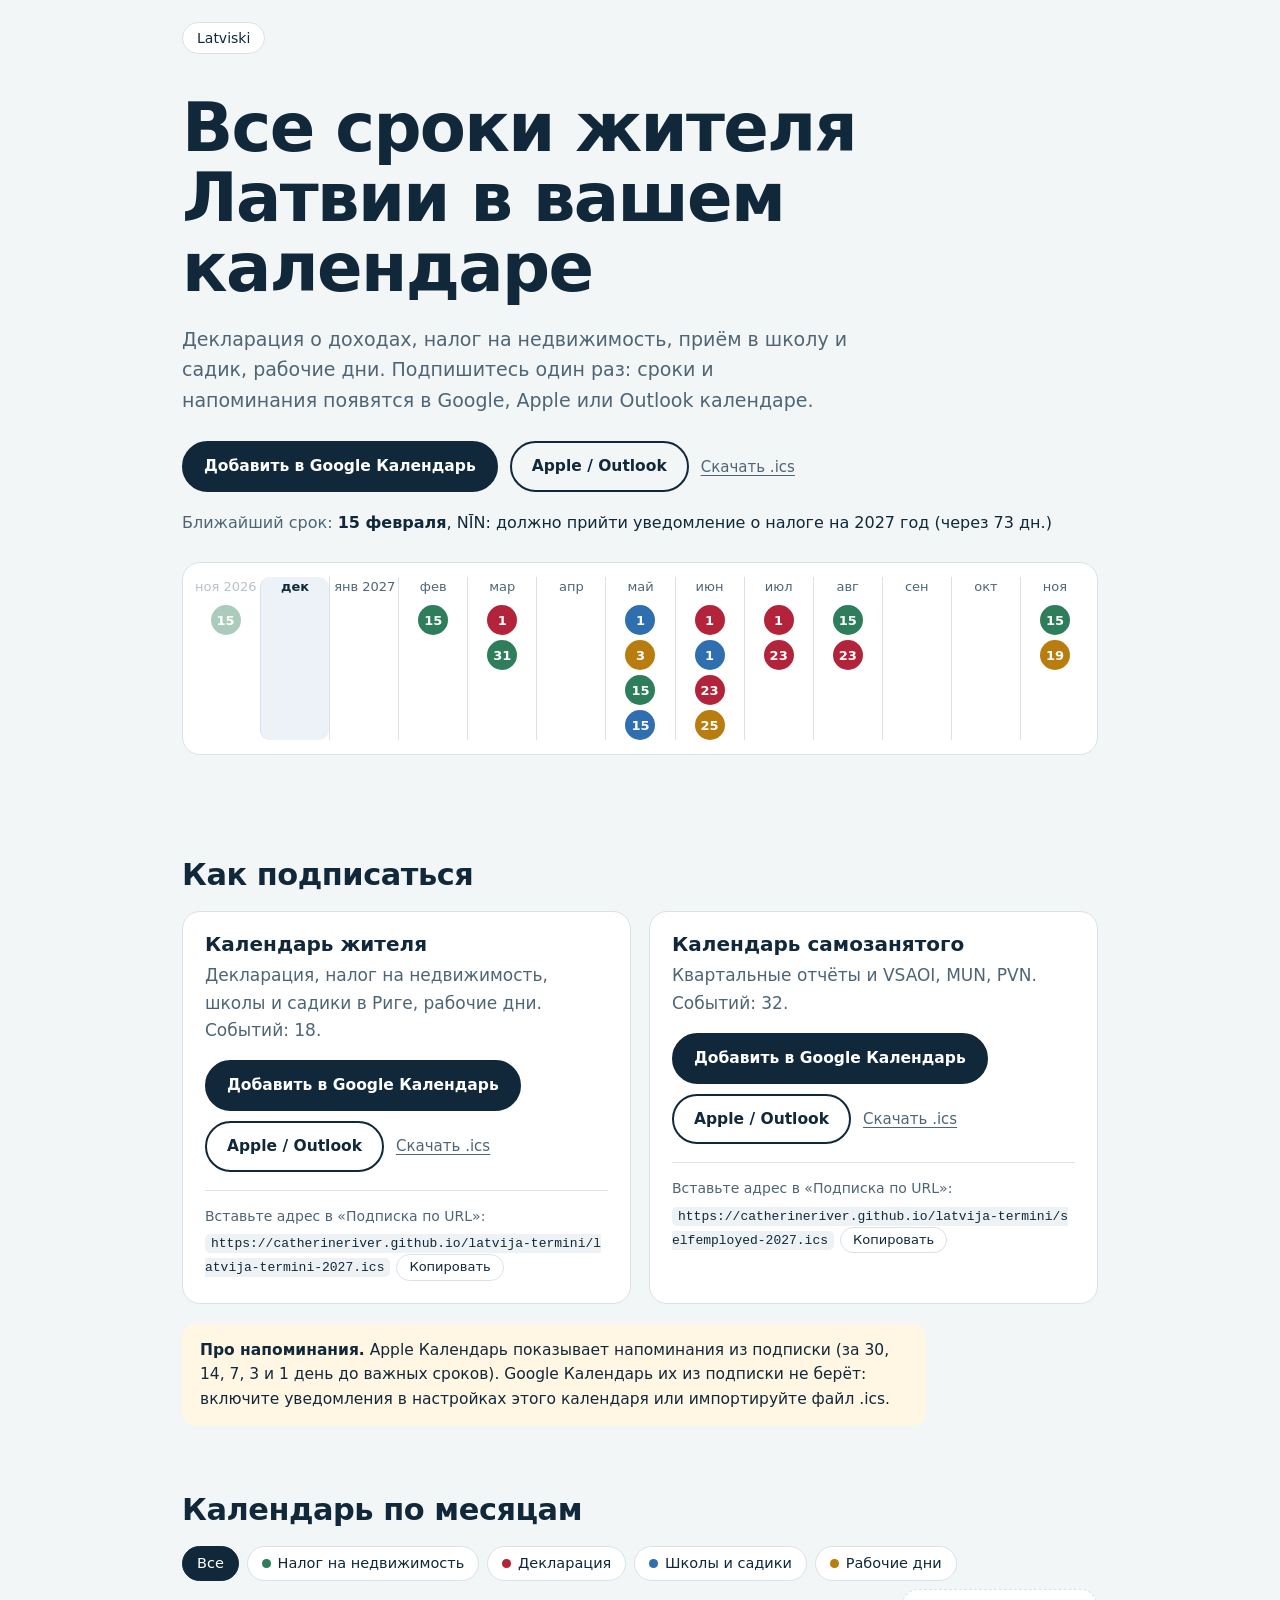
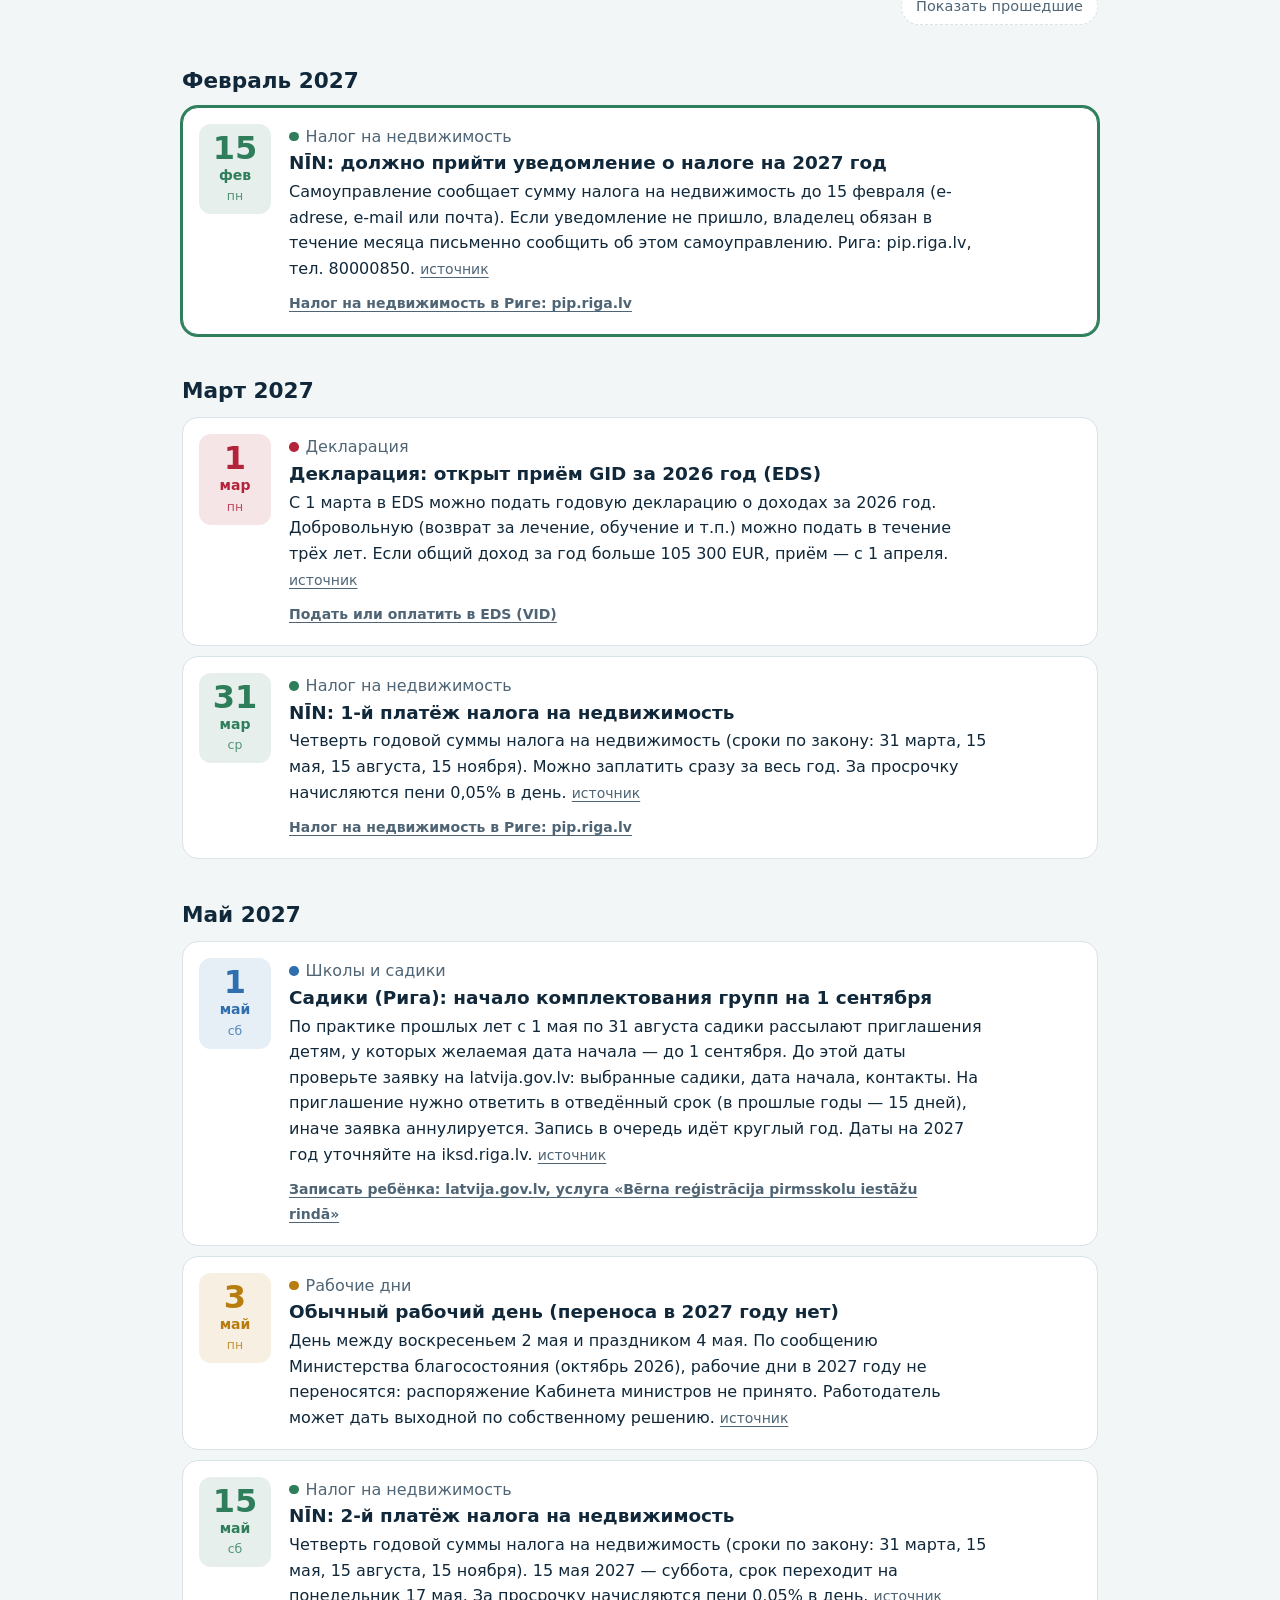
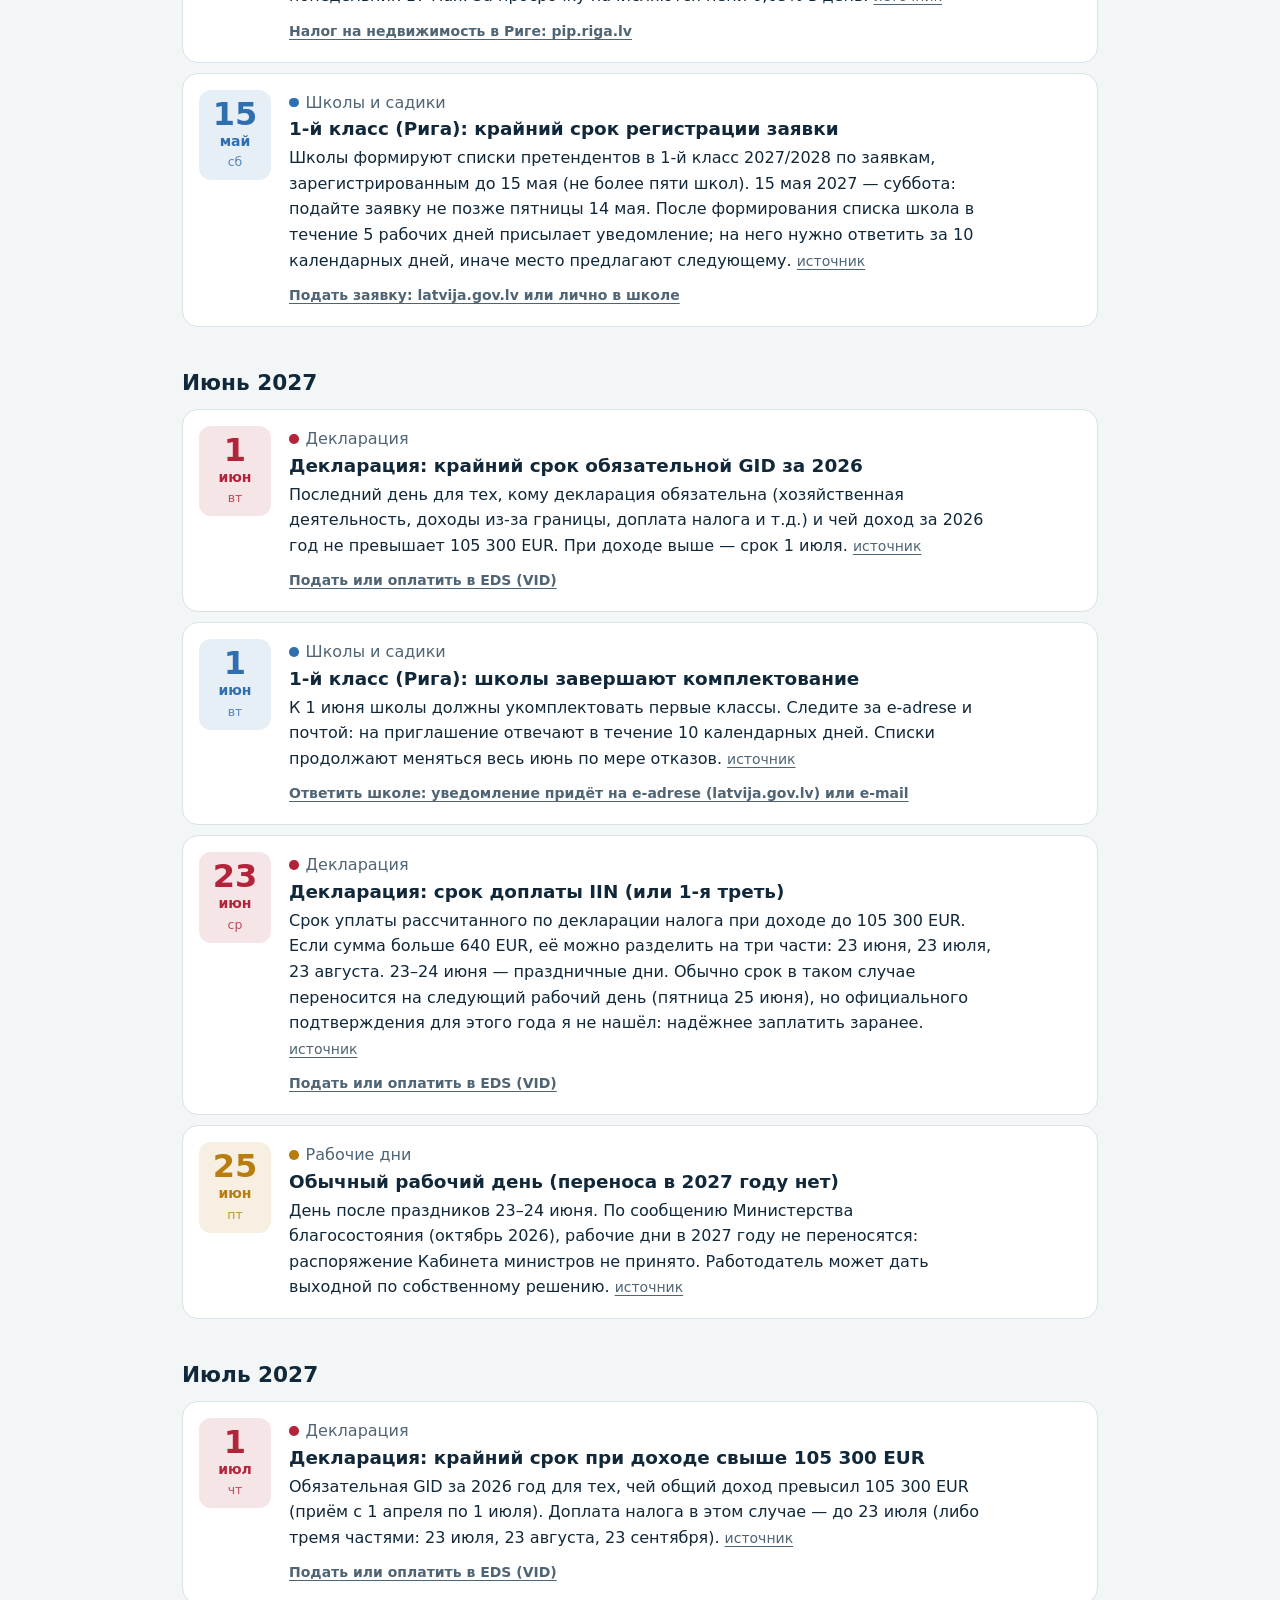
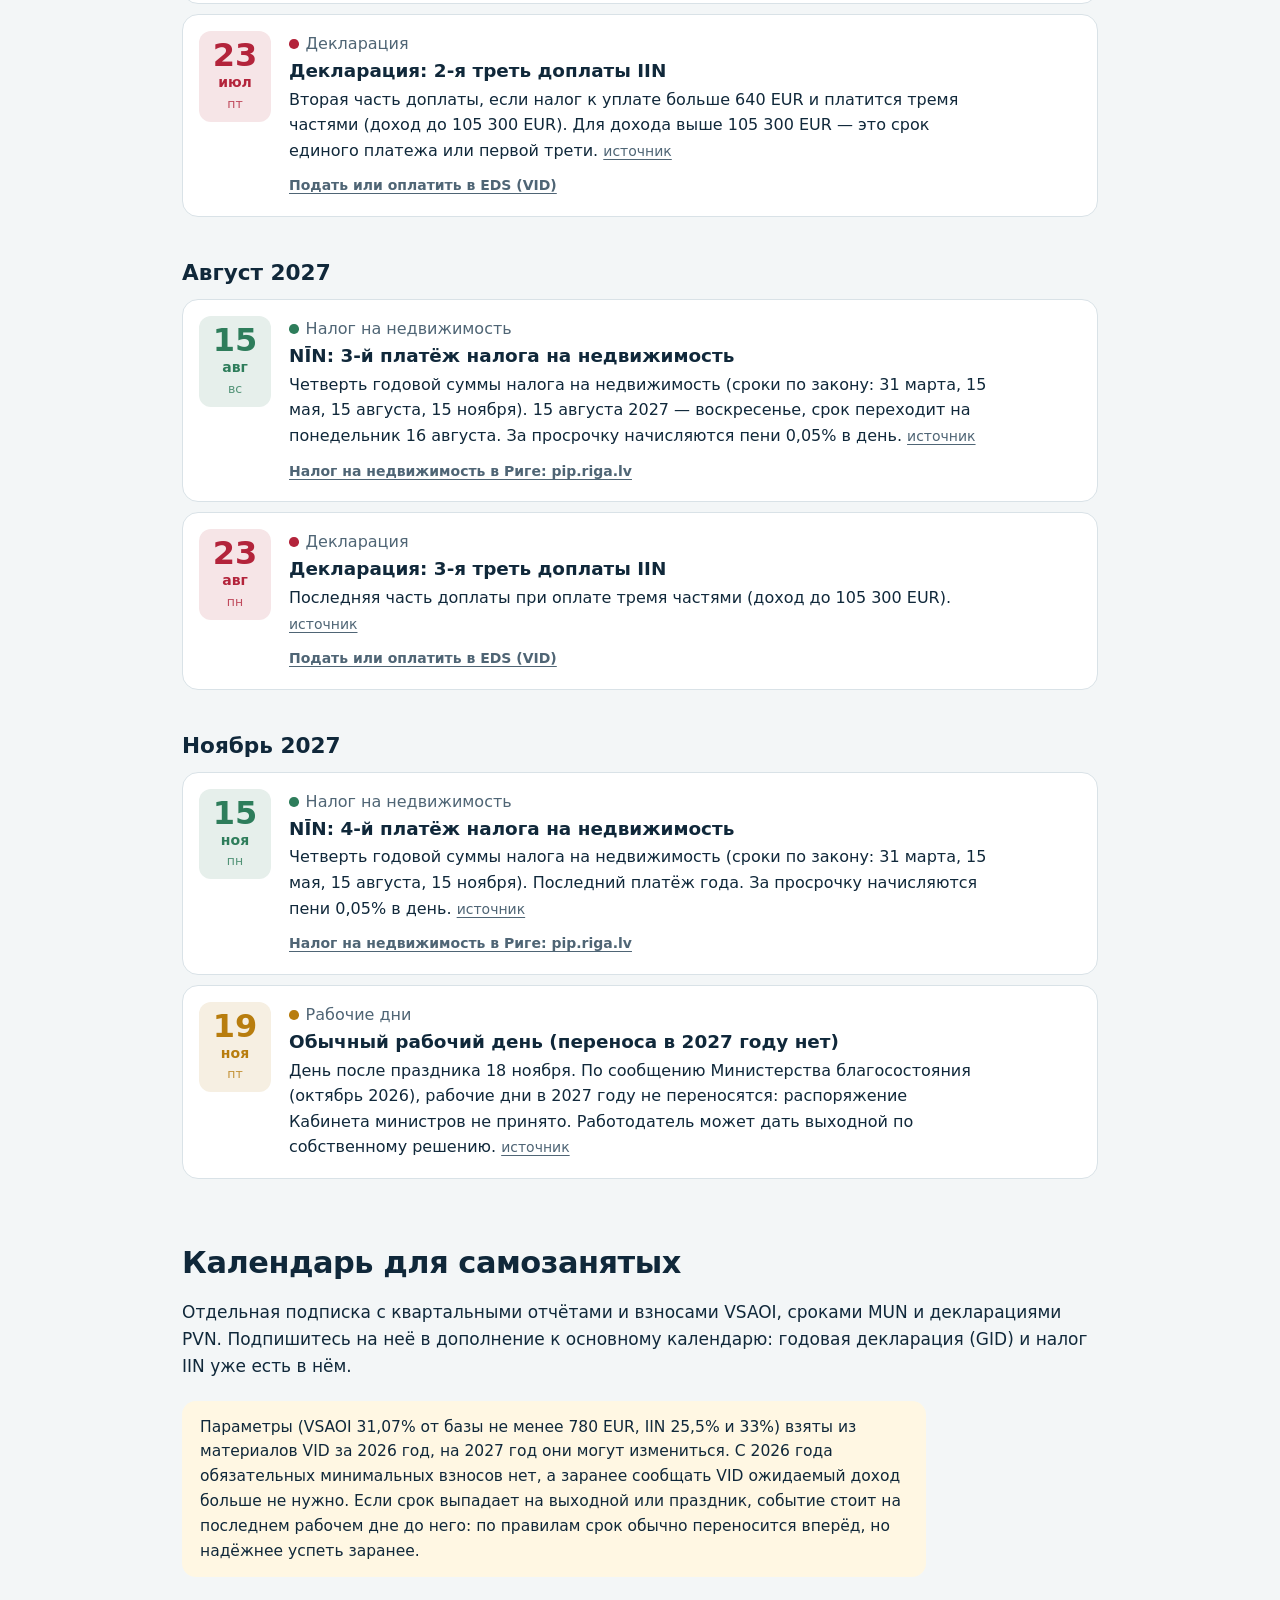
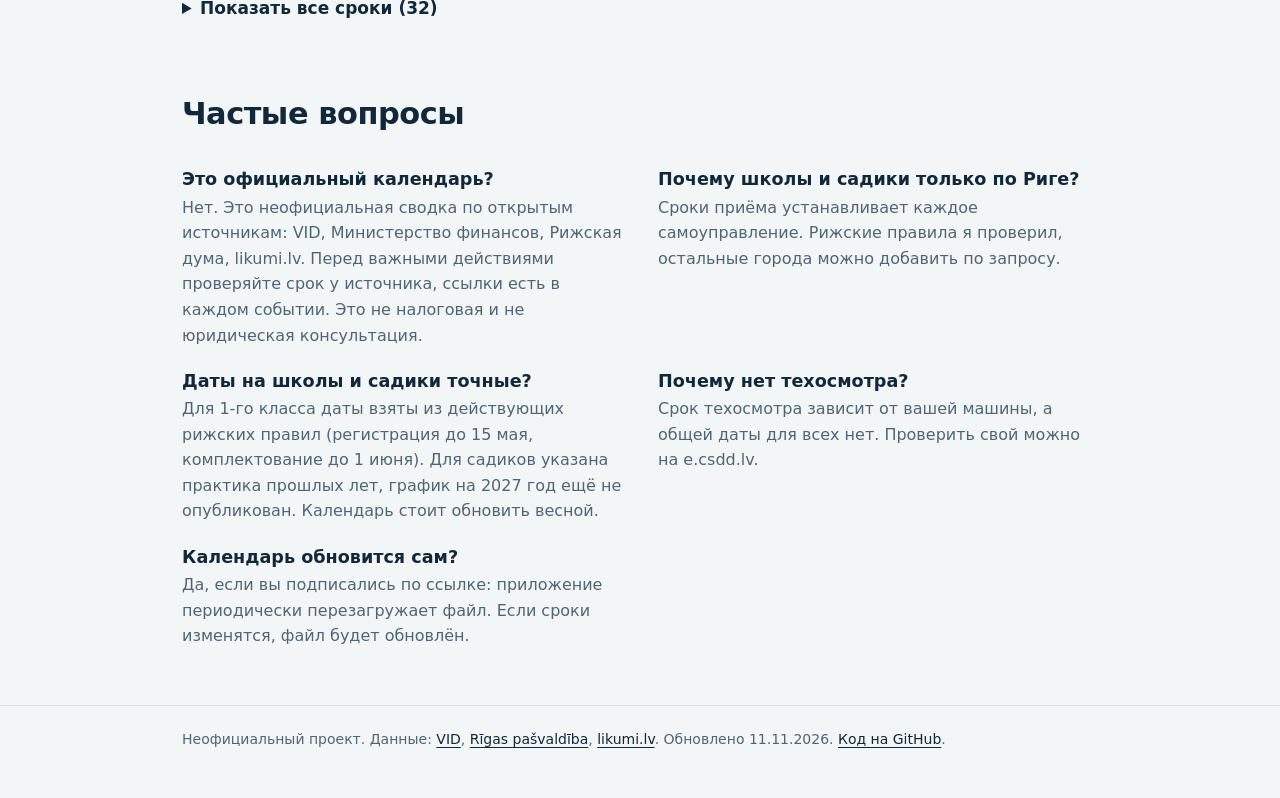
<file: index.html>
<!doctype html>
<html lang="ru">
<head>
<meta charset="utf-8">
<meta name="viewport" content="width=device-width,initial-scale=1">
<title>Календарь жителя Латвии 2027: декларация, налог на недвижимость, школы и садики</title>
<meta name="description" content="Бесплатный календарь-подписка (.ics) со сроками 2027 года: декларация о доходах (GID), налог на недвижимость (NĪN), приём в 1-й класс и садики в Риге, переносы рабочих дней. Есть отдельный календарь для самозанятых. Для Google, Apple и Outlook.">
<link rel="canonical" href="https://catherineriver.github.io/latvija-termini/">
<link rel="alternate" hreflang="ru" href="https://catherineriver.github.io/latvija-termini/">
<link rel="alternate" hreflang="lv" href="https://catherineriver.github.io/latvija-termini/lv/">
<link rel="alternate" hreflang="x-default" href="https://catherineriver.github.io/latvija-termini/">
<meta name="robots" content="index,follow,max-image-preview:large">
<meta name="theme-color" content="#f3f6f7">
<meta property="og:type" content="website">
<meta property="og:locale" content="ru_RU">
<meta property="og:locale:alternate" content="lv_LV">
<meta property="og:site_name" content="Календарь жителя Латвии">
<meta property="og:title" content="Календарь жителя Латвии 2027: декларация, налог на недвижимость, школы и садики">
<meta property="og:description" content="Бесплатный календарь-подписка (.ics) со сроками 2027 года: декларация о доходах (GID), налог на недвижимость (NĪN), приём в 1-й класс и садики в Риге, переносы рабочих дней. Есть отдельный календарь для самозанятых. Для Google, Apple и Outlook.">
<meta property="og:url" content="https://catherineriver.github.io/latvija-termini/">
<meta property="og:image" content="https://catherineriver.github.io/latvija-termini/og.png">
<meta property="og:image:width" content="1200"><meta property="og:image:height" content="630">
<meta name="twitter:card" content="summary_large_image">
<link rel="icon" href="favicon.svg" type="image/svg+xml">
<link rel="alternate" type="text/calendar" title="Дедлайны жителя Латвии 2026–2027" href="latvija-termini-2027.ics">
<script type="application/ld+json">{"@context": "https://schema.org", "@graph": [{"@type": "WebSite", "@id": "https://catherineriver.github.io/latvija-termini/#site", "url": "https://catherineriver.github.io/latvija-termini/", "name": "Календарь жителя Латвии", "inLanguage": "ru"}, {"@type": "WebPage", "@id": "https://catherineriver.github.io/latvija-termini/#page", "url": "https://catherineriver.github.io/latvija-termini/", "name": "Календарь жителя Латвии 2027: декларация, налог на недвижимость, школы и садики", "description": "Бесплатный календарь-подписка (.ics) со сроками 2027 года: декларация о доходах (GID), налог на недвижимость (NĪN), приём в 1-й класс и садики в Риге, переносы рабочих дней. Есть отдельный календарь для самозанятых. Для Google, Apple и Outlook.", "inLanguage": "ru", "isPartOf": {"@id": "https://catherineriver.github.io/latvija-termini/#site"}, "dateModified": "2026-11-11"}, {"@type": "DataDownload", "name": "Дедлайны жителя Латвии 2026–2027", "encodingFormat": "text/calendar", "contentUrl": "https://catherineriver.github.io/latvija-termini/latvija-termini-2027.ics", "inLanguage": "ru"}, {"@type": "DataDownload", "name": "Дедлайны самозанятых Латвии 2026–2027", "encodingFormat": "text/calendar", "contentUrl": "https://catherineriver.github.io/latvija-termini/selfemployed-2027.ics", "inLanguage": "ru"}]}</script>
<style>:root{--bg:#f3f6f7;--ink:#10283a;--soft:#4f6575;--line:#d9e2e7;--card:#fff;
--decl:#b3243b;--nin:#2e7d5b;--work:#b87d0e;--school:#2f6fb0;--se:#7a55b3;--mun:#d1571f;--vat:#1b8ea0;
--ui:ui-rounded,"SF Pro Rounded","Nunito","Segoe UI",system-ui,-apple-system,Roboto,Arial,sans-serif}
*{box-sizing:border-box}html{scroll-behavior:smooth}
body{margin:0;font:17px/1.6 system-ui,-apple-system,"Segoe UI",Roboto,Arial,sans-serif;color:var(--ink);background:var(--bg)}
a{color:var(--ink);text-underline-offset:3px}a:hover{color:var(--school)}
:focus-visible{outline:3px solid var(--school);outline-offset:2px;border-radius:6px}
.wrap{max-width:960px;margin:0 auto;padding:0 22px}
.top{padding:22px 0 36px}
.lang{display:inline-block;font-size:14px;text-decoration:none;border:1px solid var(--line);background:#fff;border-radius:999px;padding:4px 14px;margin-bottom:40px}
.lang:hover{border-color:var(--ink)}
h1{font:800 clamp(2.4rem,6vw,4.2rem)/1.04 var(--ui);letter-spacing:-.025em;margin:0 0 20px;max-width:13em}
.lead{font-size:19px;max-width:35em;margin:0 0 26px;color:var(--soft)}
.btns{display:flex;flex-wrap:wrap;gap:10px 12px;align-items:center;margin-bottom:18px}
.btn{display:inline-block;padding:11px 20px;border:2px solid var(--ink);border-radius:999px;background:var(--ink);color:#fff;font-weight:700;font-size:15.5px;text-decoration:none}
.btn.o{background:transparent;color:var(--ink)}.btn:hover{background:var(--school);border-color:var(--school);color:#fff}
.dl{font-size:15px;color:var(--soft)}
.next{margin:0 0 26px;font-size:16px}.next .s1{color:var(--soft)}
.strip{display:grid;grid-template-columns:repeat(auto-fit,minmax(58px,1fr));gap:0;background:var(--card);border:1px solid var(--line);border-radius:18px;padding:14px 8px;overflow:hidden}
.mc{padding:0 4px;text-align:center;border-left:1px solid var(--line);min-height:86px}.mc:first-child{border-left:0}
.mn{display:block;font-size:13px;color:var(--soft);margin-bottom:8px;white-space:nowrap}
.dots{display:flex;flex-direction:column;gap:5px;align-items:center}
.dot{display:grid;place-items:center;width:30px;height:30px;border-radius:50%;background:var(--c);color:#fff;font:700 13px/1 var(--ui);text-decoration:none}
.dot:hover{color:#fff;transform:scale(1.12)}
.mc.old{opacity:.4}.mc.now{background:color-mix(in srgb,var(--school) 9%,transparent);border-radius:10px}.mc.now .mn{color:var(--ink);font-weight:700}
.decl{--c:var(--decl)}.nin{--c:var(--nin)}.work{--c:var(--work)}.school{--c:var(--school)}.se{--c:var(--se)}.mun{--c:var(--mun)}.vat{--c:var(--vat)}
main{padding:4px 0 20px}
h2{font:800 1.9rem/1.15 var(--ui);letter-spacing:-.015em;margin:2.2em 0 .6em}
.sheets{display:grid;grid-template-columns:1fr 1fr;gap:18px}
.sheet{background:var(--card);border:1px solid var(--line);border-radius:18px;padding:20px 22px 22px}
.sheet h3{margin:0 0 6px;font:800 1.25rem/1.2 var(--ui)}.sheet p{margin:0 0 16px;color:var(--soft)}
.url{font-size:14px;margin:0!important;border-top:1px solid var(--line);padding-top:14px}
.url span{display:block;margin-bottom:4px}
code{font:13px/1.45 ui-monospace,Menlo,Consolas,monospace;background:#eef2f4;padding:2px 6px;border-radius:5px;word-break:break-all;color:var(--ink)}
.copy{margin-left:6px;font:inherit;font-size:13px;padding:2px 12px;border:1px solid var(--line);background:#fff;border-radius:999px;cursor:pointer;color:var(--ink)}.copy:hover{border-color:var(--ink)}
.note{margin:20px 0 0;padding:14px 18px;background:#fff7e3;border-radius:14px;font-size:15.5px;max-width:48em}
.chips{display:flex;gap:8px;flex-wrap:wrap;margin:0 0 8px}
.chips button{font:inherit;font-size:14.5px;background:#fff;border:1px solid var(--line);border-radius:999px;padding:5px 14px;cursor:pointer;color:var(--ink);display:inline-flex;align-items:center;gap:7px}
.chips button[aria-pressed=true]{background:var(--ink);border-color:var(--ink);color:#fff}
.chips i,.tag i{display:inline-block;width:.6em;height:.6em;border-radius:50%;background:var(--c,var(--ink))}
.chips .pb{margin-left:auto;border-style:dashed;color:var(--soft)}
.month h3{font:800 1.35rem/1.2 var(--ui);margin:2em 0 .6em}
ol{list-style:none;margin:0;padding:0;display:grid;gap:10px}
.ev{display:grid;grid-template-columns:72px 1fr;gap:18px;background:var(--card);border:1px solid var(--line);border-radius:16px;padding:16px 20px 18px 16px;scroll-margin-top:16px}
.date{display:flex;flex-direction:column;align-items:center;justify-content:center;border-radius:12px;background:color-mix(in srgb,var(--c) 12%,#fff);color:var(--c);padding:8px 0;align-self:start}
.date b{font:800 2rem/1 var(--ui)}.date span{font-size:14px;font-weight:700}.date em{font-style:normal;font-size:12.5px;opacity:.8}
.tag{display:flex;align-items:center;gap:7px;margin:0 0 2px!important;font-size:14px;color:var(--soft)}
.ev h4{margin:0 0 4px;font:700 1.15rem/1.3 var(--ui)}.ev p{margin:0;font-size:16px;max-width:44em}
.ev .where{margin-top:10px;font-weight:700;font-size:15.5px}.ev p a{font-size:14px;color:var(--soft)}
.ev:target,.ev.soon{border-color:var(--c);box-shadow:0 0 0 2px var(--c)}
.ev[hidden],.month[hidden]{display:none}
.faq{display:grid;grid-template-columns:1fr 1fr;gap:4px 36px}.faq h3{font:700 1.1rem/1.3 var(--ui);margin:1em 0 .2em}.faq p{margin:0;font-size:16px;color:var(--soft)}
details.all{margin-top:10px}summary{cursor:pointer;font-weight:700;padding:8px 0}
details.all .month h3{font-size:1.15rem}
footer{border-top:1px solid var(--line);margin-top:56px;padding:22px 0 48px;color:var(--soft);font-size:14px}
@media(max-width:760px){.sheets,.faq{grid-template-columns:1fr}.strip{grid-template-columns:repeat(auto-fit,minmax(64px,1fr));row-gap:10px}.mc:nth-child(n){border-left:0}.ev{grid-template-columns:1fr;gap:10px}.date{flex-direction:row;gap:8px;justify-content:flex-start;padding:6px 12px;width:max-content}.date b{font-size:1.4rem}.chips .pb{margin-left:0}.lang{margin-bottom:26px}}
@media(prefers-reduced-motion:reduce){html{scroll-behavior:auto}.dot:hover{transform:none}}
</style>
</head>
<body>
<header class="top"><div class="wrap"><a class="lang" href="https://catherineriver.github.io/latvija-termini/lv/" hreflang="lv" lang="lv">Latviski</a>
<div class="hero">
<h1>Все сроки жителя Латвии в вашем календаре</h1>
<p class="lead">Декларация о доходах, налог на недвижимость, приём в школу и садик, рабочие дни. Подпишитесь один раз: сроки и напоминания появятся в Google, Apple или Outlook календаре.</p>
<div class="btns"><a class="btn" href="https://calendar.google.com/calendar/r?cid=webcal%3A%2F%2Fcatherineriver.github.io%2Flatvija-termini%2Flatvija-termini-2027.ics" rel="noopener">Добавить в Google Календарь</a><a class="btn o" href="webcal://catherineriver.github.io/latvija-termini/latvija-termini-2027.ics">Apple / Outlook</a><a class="dl" href="latvija-termini-2027.ics" download>Скачать .ics</a></div>
<p class="next" id="next" data-in="через {n} дн." data-today="сегодня" data-tom="завтра"><span class="s1">Ближайший срок:</span> <b class="s2">15 ноября</b>, <span class="s3">NĪN: последний платёж налога на недвижимость за 2026 год</span> <span class="s4">(через 4 дн.)</span></p>
<div class="strip" aria-label="Календарь по месяцам"><div class="mc" data-ym="2026-11"><span class="mn">ноя 2026</span><div class="dots"><a class="dot nin" href="#e-2026-11-15-0" title="NĪN: последний платёж налога на недвижимость за 2026 год"><b>15</b></a></div></div><div class="mc" data-ym="2026-12"><span class="mn">дек</span><div class="dots"></div></div><div class="mc" data-ym="2027-01"><span class="mn">янв 2027</span><div class="dots"></div></div><div class="mc" data-ym="2027-02"><span class="mn">фев</span><div class="dots"><a class="dot nin" href="#e-2027-02-15-1" title="NĪN: должно прийти уведомление о налоге на 2027 год"><b>15</b></a></div></div><div class="mc" data-ym="2027-03"><span class="mn">мар</span><div class="dots"><a class="dot decl" href="#e-2027-03-01-2" title="Декларация: открыт приём GID за 2026 год (EDS)"><b>1</b></a><a class="dot nin" href="#e-2027-03-31-3" title="NĪN: 1-й платёж налога на недвижимость"><b>31</b></a></div></div><div class="mc" data-ym="2027-04"><span class="mn">апр</span><div class="dots"></div></div><div class="mc" data-ym="2027-05"><span class="mn">май</span><div class="dots"><a class="dot school" href="#e-2027-05-01-4" title="Садики (Рига): начало комплектования групп на 1 сентября"><b>1</b></a><a class="dot work" href="#e-2027-05-03-5" title="Обычный рабочий день (переноса в 2027 году нет)"><b>3</b></a><a class="dot nin" href="#e-2027-05-15-6" title="NĪN: 2-й платёж налога на недвижимость"><b>15</b></a><a class="dot school" href="#e-2027-05-15-7" title="1-й класс (Рига): крайний срок регистрации заявки"><b>15</b></a></div></div><div class="mc" data-ym="2027-06"><span class="mn">июн</span><div class="dots"><a class="dot decl" href="#e-2027-06-01-8" title="Декларация: крайний срок обязательной GID за 2026"><b>1</b></a><a class="dot school" href="#e-2027-06-01-9" title="1-й класс (Рига): школы завершают комплектование"><b>1</b></a><a class="dot decl" href="#e-2027-06-23-10" title="Декларация: срок доплаты IIN (или 1-я треть)"><b>23</b></a><a class="dot work" href="#e-2027-06-25-11" title="Обычный рабочий день (переноса в 2027 году нет)"><b>25</b></a></div></div><div class="mc" data-ym="2027-07"><span class="mn">июл</span><div class="dots"><a class="dot decl" href="#e-2027-07-01-12" title="Декларация: крайний срок при доходе свыше 105 300 EUR"><b>1</b></a><a class="dot decl" href="#e-2027-07-23-13" title="Декларация: 2-я треть доплаты IIN"><b>23</b></a></div></div><div class="mc" data-ym="2027-08"><span class="mn">авг</span><div class="dots"><a class="dot nin" href="#e-2027-08-15-14" title="NĪN: 3-й платёж налога на недвижимость"><b>15</b></a><a class="dot decl" href="#e-2027-08-23-15" title="Декларация: 3-я треть доплаты IIN"><b>23</b></a></div></div><div class="mc" data-ym="2027-09"><span class="mn">сен</span><div class="dots"></div></div><div class="mc" data-ym="2027-10"><span class="mn">окт</span><div class="dots"></div></div><div class="mc" data-ym="2027-11"><span class="mn">ноя</span><div class="dots"><a class="dot nin" href="#e-2027-11-15-16" title="NĪN: 4-й платёж налога на недвижимость"><b>15</b></a><a class="dot work" href="#e-2027-11-19-17" title="Обычный рабочий день (переноса в 2027 году нет)"><b>19</b></a></div></div></div>
</div></div></header>
<main class="wrap">
<h2>Как подписаться</h2>
<div class="sheets">
<section class="sheet"><h3>Календарь жителя</h3><div class="in"><p>Декларация, налог на недвижимость, школы и садики в Риге, рабочие дни. Событий: 18.</p>
<div class="btns"><a class="btn" href="https://calendar.google.com/calendar/r?cid=webcal%3A%2F%2Fcatherineriver.github.io%2Flatvija-termini%2Flatvija-termini-2027.ics" rel="noopener">Добавить в Google Календарь</a><a class="btn o" href="webcal://catherineriver.github.io/latvija-termini/latvija-termini-2027.ics">Apple / Outlook</a><a class="dl" href="latvija-termini-2027.ics" download>Скачать .ics</a></div>
<p class="url"><span>Вставьте адрес в «Подписка по URL»:</span><code>https://catherineriver.github.io/latvija-termini/latvija-termini-2027.ics</code><button class="copy" type="button" data-url="https://catherineriver.github.io/latvija-termini/latvija-termini-2027.ics" data-ok="Скопировано">Копировать</button></p></div></section>
<section class="sheet" id="selfemployed-sub"><h3>Календарь самозанятого</h3><div class="in"><p>Квартальные отчёты и VSAOI, MUN, PVN. Событий: 32.</p>
<div class="btns"><a class="btn" href="https://calendar.google.com/calendar/r?cid=webcal%3A%2F%2Fcatherineriver.github.io%2Flatvija-termini%2Fselfemployed-2027.ics" rel="noopener">Добавить в Google Календарь</a><a class="btn o" href="webcal://catherineriver.github.io/latvija-termini/selfemployed-2027.ics">Apple / Outlook</a><a class="dl" href="selfemployed-2027.ics" download>Скачать .ics</a></div>
<p class="url"><span>Вставьте адрес в «Подписка по URL»:</span><code>https://catherineriver.github.io/latvija-termini/selfemployed-2027.ics</code><button class="copy" type="button" data-url="https://catherineriver.github.io/latvija-termini/selfemployed-2027.ics" data-ok="Скопировано">Копировать</button></p></div></section>
</div>
<p class="note"><b>Про напоминания.</b> Apple Календарь показывает напоминания из подписки (за 30, 14, 7, 3 и 1 день до важных сроков). Google Календарь их из подписки не берёт: включите уведомления в настройках этого календаря или импортируйте файл .ics.</p>
<h2>Календарь по месяцам</h2>
<div id="tools" class="chips" hidden><button type="button" data-f="all" aria-pressed="true">Все</button><button type="button" class="nin" data-f="nin" aria-pressed="false"><i></i>Налог на недвижимость</button><button type="button" class="decl" data-f="decl" aria-pressed="false"><i></i>Декларация</button><button type="button" class="school" data-f="school" aria-pressed="false"><i></i>Школы и садики</button><button type="button" class="work" data-f="work" aria-pressed="false"><i></i>Рабочие дни</button><button type="button" id="pastbtn" class="pb" data-show="Показать прошедшие" data-hide="Скрыть прошедшие">Показать прошедшие</button></div>
<div id="tl"><section class="month"><h3>Ноябрь 2026</h3><ol><li class="ev nin" id="e-2026-11-15-0" data-date="2026-11-15" data-dl="15 ноября"><div class="date"><b>15</b><span>ноя</span><em>вс</em></div><div class="body"><p class="tag"><i></i>Налог на недвижимость</p><h4>NĪN: последний платёж налога на недвижимость за 2026 год</h4><p>Четвёртая часть годовой суммы налога на недвижимость за 2026 год (сроки по закону: 31 марта, 15 мая, 15 августа, 15 ноября). 15 ноября 2026 — воскресенье, срок переходит на понедельник 16 ноября. За просрочку начисляются пени 0,05% в день. <a href="https://pip.riga.lv" rel="noopener">источник</a></p><p class="where"><a href="https://pip.riga.lv" rel="noopener">Налог на недвижимость в Риге: pip.riga.lv</a></p></div></li></ol></section><section class="month"><h3>Февраль 2027</h3><ol><li class="ev nin" id="e-2027-02-15-1" data-date="2027-02-15" data-dl="15 февраля"><div class="date"><b>15</b><span>фев</span><em>пн</em></div><div class="body"><p class="tag"><i></i>Налог на недвижимость</p><h4>NĪN: должно прийти уведомление о налоге на 2027 год</h4><p>Самоуправление сообщает сумму налога на недвижимость до 15 февраля (e-adrese, e-mail или почта). Если уведомление не пришло, владелец обязан в течение месяца письменно сообщить об этом самоуправлению. Рига: pip.riga.lv, тел. 80000850. <a href="https://pip.riga.lv" rel="noopener">источник</a></p><p class="where"><a href="https://pip.riga.lv" rel="noopener">Налог на недвижимость в Риге: pip.riga.lv</a></p></div></li></ol></section><section class="month"><h3>Март 2027</h3><ol><li class="ev decl" id="e-2027-03-01-2" data-date="2027-03-01" data-dl="1 марта"><div class="date"><b>1</b><span>мар</span><em>пн</em></div><div class="body"><p class="tag"><i></i>Декларация</p><h4>Декларация: открыт приём GID за 2026 год (EDS)</h4><p>С 1 марта в EDS можно подать годовую декларацию о доходах за 2026 год. Добровольную (возврат за лечение, обучение и т.п.) можно подать в течение трёх лет. Если общий доход за год больше 105 300 EUR, приём — с 1 апреля. <a href="https://www.vid.gov.lv/lv/gada-ienakumu-deklaracija" rel="noopener">источник</a></p><p class="where"><a href="https://eds.vid.gov.lv/login/" rel="noopener">Подать или оплатить в EDS (VID)</a></p></div></li><li class="ev nin" id="e-2027-03-31-3" data-date="2027-03-31" data-dl="31 марта"><div class="date"><b>31</b><span>мар</span><em>ср</em></div><div class="body"><p class="tag"><i></i>Налог на недвижимость</p><h4>NĪN: 1-й платёж налога на недвижимость</h4><p>Четверть годовой суммы налога на недвижимость (сроки по закону: 31 марта, 15 мая, 15 августа, 15 ноября). Можно заплатить сразу за весь год. За просрочку начисляются пени 0,05% в день. <a href="https://pip.riga.lv" rel="noopener">источник</a></p><p class="where"><a href="https://pip.riga.lv" rel="noopener">Налог на недвижимость в Риге: pip.riga.lv</a></p></div></li></ol></section><section class="month"><h3>Май 2027</h3><ol><li class="ev school" id="e-2027-05-01-4" data-date="2027-05-01" data-dl="1 мая"><div class="date"><b>1</b><span>май</span><em>сб</em></div><div class="body"><p class="tag"><i></i>Школы и садики</p><h4>Садики (Рига): начало комплектования групп на 1 сентября</h4><p>По практике прошлых лет с 1 мая по 31 августа садики рассылают приглашения детям, у которых желаемая дата начала — до 1 сентября. До этой даты проверьте заявку на latvija.gov.lv: выбранные садики, дата начала, контакты. На приглашение нужно ответить в отведённый срок (в прошлые годы — 15 дней), иначе заявка аннулируется. Запись в очередь идёт круглый год. Даты на 2027 год уточняйте на iksd.riga.lv. <a href="https://iksd.riga.lv" rel="noopener">источник</a></p><p class="where"><a href="https://latvija.gov.lv" rel="noopener">Записать ребёнка: latvija.gov.lv, услуга «Bērna reģistrācija pirmsskolu iestāžu rindā»</a></p></div></li><li class="ev work" id="e-2027-05-03-5" data-date="2027-05-03" data-dl="3 мая"><div class="date"><b>3</b><span>май</span><em>пн</em></div><div class="body"><p class="tag"><i></i>Рабочие дни</p><h4>Обычный рабочий день (переноса в 2027 году нет)</h4><p>День между воскресеньем 2 мая и праздником 4 мая. По сообщению Министерства благосостояния (октябрь 2026), рабочие дни в 2027 году не переносятся: распоряжение Кабинета министров не принято. Работодатель может дать выходной по собственному решению. <a href="https://ifinanses.lv/zinas/actual-2027-gada-darba-dienas-netiek-parceltas/31835" rel="noopener">источник</a></p></div></li><li class="ev nin" id="e-2027-05-15-6" data-date="2027-05-15" data-dl="15 мая"><div class="date"><b>15</b><span>май</span><em>сб</em></div><div class="body"><p class="tag"><i></i>Налог на недвижимость</p><h4>NĪN: 2-й платёж налога на недвижимость</h4><p>Четверть годовой суммы налога на недвижимость (сроки по закону: 31 марта, 15 мая, 15 августа, 15 ноября). 15 мая 2027 — суббота, срок переходит на понедельник 17 мая. За просрочку начисляются пени 0,05% в день. <a href="https://pip.riga.lv" rel="noopener">источник</a></p><p class="where"><a href="https://pip.riga.lv" rel="noopener">Налог на недвижимость в Риге: pip.riga.lv</a></p></div></li><li class="ev school" id="e-2027-05-15-7" data-date="2027-05-15" data-dl="15 мая"><div class="date"><b>15</b><span>май</span><em>сб</em></div><div class="body"><p class="tag"><i></i>Школы и садики</p><h4>1-й класс (Рига): крайний срок регистрации заявки</h4><p>Школы формируют списки претендентов в 1-й класс 2027/2028 по заявкам, зарегистрированным до 15 мая (не более пяти школ). 15 мая 2027 — суббота: подайте заявку не позже пятницы 14 мая. После формирования списка школа в течение 5 рабочих дней присылает уведомление; на него нужно ответить за 10 календарных дней, иначе место предлагают следующему. <a href="https://likumi.lv/ta/id/341736" rel="noopener">источник</a></p><p class="where"><a href="https://latvija.gov.lv" rel="noopener">Подать заявку: latvija.gov.lv или лично в школе</a></p></div></li></ol></section><section class="month"><h3>Июнь 2027</h3><ol><li class="ev decl" id="e-2027-06-01-8" data-date="2027-06-01" data-dl="1 июня"><div class="date"><b>1</b><span>июн</span><em>вт</em></div><div class="body"><p class="tag"><i></i>Декларация</p><h4>Декларация: крайний срок обязательной GID за 2026</h4><p>Последний день для тех, кому декларация обязательна (хозяйственная деятельность, доходы из-за границы, доплата налога и т.д.) и чей доход за 2026 год не превышает 105 300 EUR. При доходе выше — срок 1 июля. <a href="https://www.vid.gov.lv/lv/gada-ienakumu-deklaracija" rel="noopener">источник</a></p><p class="where"><a href="https://eds.vid.gov.lv/login/" rel="noopener">Подать или оплатить в EDS (VID)</a></p></div></li><li class="ev school" id="e-2027-06-01-9" data-date="2027-06-01" data-dl="1 июня"><div class="date"><b>1</b><span>июн</span><em>вт</em></div><div class="body"><p class="tag"><i></i>Школы и садики</p><h4>1-й класс (Рига): школы завершают комплектование</h4><p>К 1 июня школы должны укомплектовать первые классы. Следите за e-adrese и почтой: на приглашение отвечают в течение 10 календарных дней. Списки продолжают меняться весь июнь по мере отказов. <a href="https://likumi.lv/ta/id/341736" rel="noopener">источник</a></p><p class="where"><a href="https://latvija.gov.lv" rel="noopener">Ответить школе: уведомление придёт на e-adrese (latvija.gov.lv) или e-mail</a></p></div></li><li class="ev decl" id="e-2027-06-23-10" data-date="2027-06-23" data-dl="23 июня"><div class="date"><b>23</b><span>июн</span><em>ср</em></div><div class="body"><p class="tag"><i></i>Декларация</p><h4>Декларация: срок доплаты IIN (или 1-я треть)</h4><p>Срок уплаты рассчитанного по декларации налога при доходе до 105 300 EUR. Если сумма больше 640 EUR, её можно разделить на три части: 23 июня, 23 июля, 23 августа. 23–24 июня — праздничные дни. Обычно срок в таком случае переносится на следующий рабочий день (пятница 25 июня), но официального подтверждения для этого года я не нашёл: надёжнее заплатить заранее. <a href="https://www.vid.gov.lv/lv/gada-ienakumu-deklaracija" rel="noopener">источник</a></p><p class="where"><a href="https://eds.vid.gov.lv/login/" rel="noopener">Подать или оплатить в EDS (VID)</a></p></div></li><li class="ev work" id="e-2027-06-25-11" data-date="2027-06-25" data-dl="25 июня"><div class="date"><b>25</b><span>июн</span><em>пт</em></div><div class="body"><p class="tag"><i></i>Рабочие дни</p><h4>Обычный рабочий день (переноса в 2027 году нет)</h4><p>День после праздников 23–24 июня. По сообщению Министерства благосостояния (октябрь 2026), рабочие дни в 2027 году не переносятся: распоряжение Кабинета министров не принято. Работодатель может дать выходной по собственному решению. <a href="https://ifinanses.lv/zinas/actual-2027-gada-darba-dienas-netiek-parceltas/31835" rel="noopener">источник</a></p></div></li></ol></section><section class="month"><h3>Июль 2027</h3><ol><li class="ev decl" id="e-2027-07-01-12" data-date="2027-07-01" data-dl="1 июля"><div class="date"><b>1</b><span>июл</span><em>чт</em></div><div class="body"><p class="tag"><i></i>Декларация</p><h4>Декларация: крайний срок при доходе свыше 105 300 EUR</h4><p>Обязательная GID за 2026 год для тех, чей общий доход превысил 105 300 EUR (приём с 1 апреля по 1 июля). Доплата налога в этом случае — до 23 июля (либо тремя частями: 23 июля, 23 августа, 23 сентября). <a href="https://www.vid.gov.lv/lv/gada-ienakumu-deklaracija" rel="noopener">источник</a></p><p class="where"><a href="https://eds.vid.gov.lv/login/" rel="noopener">Подать или оплатить в EDS (VID)</a></p></div></li><li class="ev decl" id="e-2027-07-23-13" data-date="2027-07-23" data-dl="23 июля"><div class="date"><b>23</b><span>июл</span><em>пт</em></div><div class="body"><p class="tag"><i></i>Декларация</p><h4>Декларация: 2-я треть доплаты IIN</h4><p>Вторая часть доплаты, если налог к уплате больше 640 EUR и платится тремя частями (доход до 105 300 EUR). Для дохода выше 105 300 EUR — это срок единого платежа или первой трети. <a href="https://www.vid.gov.lv/lv/gada-ienakumu-deklaracija" rel="noopener">источник</a></p><p class="where"><a href="https://eds.vid.gov.lv/login/" rel="noopener">Подать или оплатить в EDS (VID)</a></p></div></li></ol></section><section class="month"><h3>Август 2027</h3><ol><li class="ev nin" id="e-2027-08-15-14" data-date="2027-08-15" data-dl="15 августа"><div class="date"><b>15</b><span>авг</span><em>вс</em></div><div class="body"><p class="tag"><i></i>Налог на недвижимость</p><h4>NĪN: 3-й платёж налога на недвижимость</h4><p>Четверть годовой суммы налога на недвижимость (сроки по закону: 31 марта, 15 мая, 15 августа, 15 ноября). 15 августа 2027 — воскресенье, срок переходит на понедельник 16 августа. За просрочку начисляются пени 0,05% в день. <a href="https://pip.riga.lv" rel="noopener">источник</a></p><p class="where"><a href="https://pip.riga.lv" rel="noopener">Налог на недвижимость в Риге: pip.riga.lv</a></p></div></li><li class="ev decl" id="e-2027-08-23-15" data-date="2027-08-23" data-dl="23 августа"><div class="date"><b>23</b><span>авг</span><em>пн</em></div><div class="body"><p class="tag"><i></i>Декларация</p><h4>Декларация: 3-я треть доплаты IIN</h4><p>Последняя часть доплаты при оплате тремя частями (доход до 105 300 EUR). <a href="https://www.vid.gov.lv/lv/gada-ienakumu-deklaracija" rel="noopener">источник</a></p><p class="where"><a href="https://eds.vid.gov.lv/login/" rel="noopener">Подать или оплатить в EDS (VID)</a></p></div></li></ol></section><section class="month"><h3>Ноябрь 2027</h3><ol><li class="ev nin" id="e-2027-11-15-16" data-date="2027-11-15" data-dl="15 ноября"><div class="date"><b>15</b><span>ноя</span><em>пн</em></div><div class="body"><p class="tag"><i></i>Налог на недвижимость</p><h4>NĪN: 4-й платёж налога на недвижимость</h4><p>Четверть годовой суммы налога на недвижимость (сроки по закону: 31 марта, 15 мая, 15 августа, 15 ноября). Последний платёж года. За просрочку начисляются пени 0,05% в день. <a href="https://pip.riga.lv" rel="noopener">источник</a></p><p class="where"><a href="https://pip.riga.lv" rel="noopener">Налог на недвижимость в Риге: pip.riga.lv</a></p></div></li><li class="ev work" id="e-2027-11-19-17" data-date="2027-11-19" data-dl="19 ноября"><div class="date"><b>19</b><span>ноя</span><em>пт</em></div><div class="body"><p class="tag"><i></i>Рабочие дни</p><h4>Обычный рабочий день (переноса в 2027 году нет)</h4><p>День после праздника 18 ноября. По сообщению Министерства благосостояния (октябрь 2026), рабочие дни в 2027 году не переносятся: распоряжение Кабинета министров не принято. Работодатель может дать выходной по собственному решению. <a href="https://ifinanses.lv/zinas/actual-2027-gada-darba-dienas-netiek-parceltas/31835" rel="noopener">источник</a></p></div></li></ol></section></div>
<h2 id="selfemployed">Календарь для самозанятых</h2>
<p>Отдельная подписка с квартальными отчётами и взносами VSAOI, сроками MUN и декларациями PVN. Подпишитесь на неё в дополнение к основному календарю: годовая декларация (GID) и налог IIN уже есть в нём.</p>
<p class="note">Параметры (VSAOI 31,07% от базы не менее 780 EUR, IIN 25,5% и 33%) взяты из материалов VID за 2026 год, на 2027 год они могут измениться. С 2026 года обязательных минимальных взносов нет, а заранее сообщать VID ожидаемый доход больше не нужно. Если срок выпадает на выходной или праздник, событие стоит на последнем рабочем дне до него: по правилам срок обычно переносится вперёд, но надёжнее успеть заранее.</p>
<details class="all"><summary>Показать все сроки (32)</summary><section class="month"><h3>Ноябрь 2026</h3><ol><li class="ev vat" id="s-2026-11-20-0" data-date="2026-11-20" data-dl="20 ноября"><div class="date"><b>20</b><span>ноя</span><em>пт</em></div><div class="body"><p class="tag"><i></i>PVN</p><h4>PVN: декларация за октябрь 2026 (оплата до 23-го)</h4><p>Декларация PVN подаётся в EDS в течение 20 дней после окончания налогового периода (до 20 ноября). Налог платится до 23-го числа следующего месяца. Относится к зарегистрированным плательщикам PVN. Если у вас квартальный период, подавайте только в январе, апреле, июле и октябре. <a href="https://www.vid.gov.lv/lv/media/2299/download" rel="noopener">источник</a></p><p class="where"><a href="https://eds.vid.gov.lv/login/" rel="noopener">Подать или оплатить в EDS (VID)</a></p></div></li></ol></section><section class="month"><h3>Декабрь 2026</h3><ol><li class="ev mun" id="s-2026-12-15-1" data-date="2026-12-15" data-dl="15 декабря"><div class="date"><b>15</b><span>дек</span><em>вт</em></div><div class="body"><p class="tag"><i></i>Самозанятые · MUN</p><h4>MUN: последний срок заявки на переход на микропредприятие с 2027 года</h4><p>Чтобы перейти на налог микропредприятия (MUN) с другого режима, заявку нужно подать в VID до 15 декабря предыдущего года. По данным сторонних источников, MUN доступен при обороте до 50 000 EUR в год. Условия проверьте у VID. <a href="https://www.vid.gov.lv/lv/media/30731/download" rel="noopener">источник</a></p><p class="where"><a href="https://eds.vid.gov.lv/login/" rel="noopener">Подать или оплатить в EDS (VID)</a></p></div></li><li class="ev vat" id="s-2026-12-18-2" data-date="2026-12-18" data-dl="18 декабря"><div class="date"><b>18</b><span>дек</span><em>пт</em></div><div class="body"><p class="tag"><i></i>PVN</p><h4>PVN: декларация за ноябрь 2026 (оплата до 23-го)</h4><p>Декларация PVN подаётся в EDS в течение 20 дней после окончания налогового периода (до 20 декабря). 20 декабря — воскресенье. По правилам срок обычно переносится на следующий рабочий день, но надёжнее успеть до пятницы, 18 декабря. Налог платится до 23-го числа следующего месяца. Относится к зарегистрированным плательщикам PVN. Если у вас квартальный период, подавайте только в январе, апреле, июле и октябре. <a href="https://www.vid.gov.lv/lv/media/2299/download" rel="noopener">источник</a></p><p class="where"><a href="https://eds.vid.gov.lv/login/" rel="noopener">Подать или оплатить в EDS (VID)</a></p></div></li></ol></section><section class="month"><h3>Январь 2027</h3><ol><li class="ev se" id="s-2027-01-15-3" data-date="2027-01-15" data-dl="15 января"><div class="date"><b>15</b><span>янв</span><em>пт</em></div><div class="body"><p class="tag"><i></i>Самозанятые · общий режим</p><h4>Самозанятые: отчёт за IV квартал 2026 (pašnodarbinātā ziņojums)</h4><p>Квартальный отчёт самозанятого в EDS: подать до 17 января. 17 января — воскресенье. По правилам срок обычно переносится на следующий рабочий день, но надёжнее успеть до пятницы, 15 января. Взносы VSAOI нужно заплатить до 23-го числа. Общий режим. <a href="https://www.vid.gov.lv/lv/media/29738/download" rel="noopener">источник</a></p><p class="where"><a href="https://eds.vid.gov.lv/login/" rel="noopener">Подать или оплатить в EDS (VID)</a></p></div></li><li class="ev mun" id="s-2027-01-15-4" data-date="2027-01-15" data-dl="15 января"><div class="date"><b>15</b><span>янв</span><em>пт</em></div><div class="body"><p class="tag"><i></i>Самозанятые · MUN</p><h4>MUN: декларация за IV квартал 2026</h4><p>Квартальная декларация плательщика налога микропредприятия в EDS: до 15 января. Налог (25%: 20% IIN и 80% VSAOI) платится до 23-го числа. <a href="https://www.vid.gov.lv/lv/media/30731/download" rel="noopener">источник</a></p><p class="where"><a href="https://eds.vid.gov.lv/login/" rel="noopener">Подать или оплатить в EDS (VID)</a></p></div></li><li class="ev vat" id="s-2027-01-20-5" data-date="2027-01-20" data-dl="20 января"><div class="date"><b>20</b><span>янв</span><em>ср</em></div><div class="body"><p class="tag"><i></i>PVN</p><h4>PVN: декларация за декабрь 2026 (оплата до 23-го)</h4><p>Декларация PVN подаётся в EDS в течение 20 дней после окончания налогового периода (до 20 января). Налог платится до 23-го числа следующего месяца. Относится к зарегистрированным плательщикам PVN. Если у вас квартальный период, подавайте только в январе, апреле, июле и октябре. <a href="https://www.vid.gov.lv/lv/media/2299/download" rel="noopener">источник</a></p><p class="where"><a href="https://eds.vid.gov.lv/login/" rel="noopener">Подать или оплатить в EDS (VID)</a></p></div></li><li class="ev mun" id="s-2027-01-22-6" data-date="2027-01-22" data-dl="22 января"><div class="date"><b>22</b><span>янв</span><em>пт</em></div><div class="body"><p class="tag"><i></i>Самозанятые · MUN</p><h4>MUN: оплата налога за IV квартал 2026</h4><p>Налог микропредприятия платится на единый налоговый счёт до 23 января. 23 января — суббота. По правилам срок обычно переносится на следующий рабочий день, но надёжнее успеть до пятницы, 22 января. <a href="https://www.vid.gov.lv/lv/media/30731/download" rel="noopener">источник</a></p><p class="where"><a href="https://eds.vid.gov.lv/login/" rel="noopener">Подать или оплатить в EDS (VID)</a></p></div></li><li class="ev se" id="s-2027-01-25-7" data-date="2027-01-25" data-dl="25 января"><div class="date"><b>25</b><span>янв</span><em>пн</em></div><div class="body"><p class="tag"><i></i>Самозанятые · общий режим</p><h4>Самозанятые: оплата VSAOI за IV квартал 2026</h4><p>Взносы VSAOI самозанятого платятся на единый налоговый счёт до 23 января. 23 января — суббота; VID указывает срок оплаты 25 января. Ставка 31,07% от месячной базы, не менее 780 EUR при доходе от 780 EUR в месяц (параметры 2026 года, на 2027 год уточняйте). Обязательных минимальных взносов с 2026 года нет. <a href="https://www.vid.gov.lv/lv/media/29738/download" rel="noopener">источник</a></p><p class="where"><a href="https://eds.vid.gov.lv/login/" rel="noopener">Подать или оплатить в EDS (VID)</a></p></div></li></ol></section><section class="month"><h3>Февраль 2027</h3><ol><li class="ev vat" id="s-2027-02-19-8" data-date="2027-02-19" data-dl="19 февраля"><div class="date"><b>19</b><span>фев</span><em>пт</em></div><div class="body"><p class="tag"><i></i>PVN</p><h4>PVN: декларация за январь 2027 (оплата до 23-го)</h4><p>Декларация PVN подаётся в EDS в течение 20 дней после окончания налогового периода (до 20 февраля). 20 февраля — суббота. По правилам срок обычно переносится на следующий рабочий день, но надёжнее успеть до пятницы, 19 февраля. Налог платится до 23-го числа следующего месяца. Относится к зарегистрированным плательщикам PVN. Если у вас квартальный период, подавайте только в январе, апреле, июле и октябре. <a href="https://www.vid.gov.lv/lv/media/2299/download" rel="noopener">источник</a></p><p class="where"><a href="https://eds.vid.gov.lv/login/" rel="noopener">Подать или оплатить в EDS (VID)</a></p></div></li></ol></section><section class="month"><h3>Март 2027</h3><ol><li class="ev vat" id="s-2027-03-19-9" data-date="2027-03-19" data-dl="19 марта"><div class="date"><b>19</b><span>мар</span><em>пт</em></div><div class="body"><p class="tag"><i></i>PVN</p><h4>PVN: декларация за февраль 2027 (оплата до 23-го)</h4><p>Декларация PVN подаётся в EDS в течение 20 дней после окончания налогового периода (до 20 марта). 20 марта — суббота. По правилам срок обычно переносится на следующий рабочий день, но надёжнее успеть до пятницы, 19 марта. Налог платится до 23-го числа следующего месяца. Относится к зарегистрированным плательщикам PVN. Если у вас квартальный период, подавайте только в январе, апреле, июле и октябре. <a href="https://www.vid.gov.lv/lv/media/2299/download" rel="noopener">источник</a></p><p class="where"><a href="https://eds.vid.gov.lv/login/" rel="noopener">Подать или оплатить в EDS (VID)</a></p></div></li></ol></section><section class="month"><h3>Апрель 2027</h3><ol><li class="ev mun" id="s-2027-04-15-10" data-date="2027-04-15" data-dl="15 апреля"><div class="date"><b>15</b><span>апр</span><em>чт</em></div><div class="body"><p class="tag"><i></i>Самозанятые · MUN</p><h4>MUN: декларация за I квартал 2027</h4><p>Квартальная декларация плательщика налога микропредприятия в EDS: до 15 апреля. Налог (25%: 20% IIN и 80% VSAOI) платится до 23-го числа. <a href="https://www.vid.gov.lv/lv/media/30731/download" rel="noopener">источник</a></p><p class="where"><a href="https://eds.vid.gov.lv/login/" rel="noopener">Подать или оплатить в EDS (VID)</a></p></div></li><li class="ev se" id="s-2027-04-16-11" data-date="2027-04-16" data-dl="16 апреля"><div class="date"><b>16</b><span>апр</span><em>пт</em></div><div class="body"><p class="tag"><i></i>Самозанятые · общий режим</p><h4>Самозанятые: отчёт за I квартал 2027 (pašnodarbinātā ziņojums)</h4><p>Квартальный отчёт самозанятого в EDS: подать до 17 апреля. 17 апреля — суббота. По правилам срок обычно переносится на следующий рабочий день, но надёжнее успеть до пятницы, 16 апреля. Взносы VSAOI нужно заплатить до 23-го числа. Общий режим. <a href="https://www.vid.gov.lv/lv/media/29738/download" rel="noopener">источник</a></p><p class="where"><a href="https://eds.vid.gov.lv/login/" rel="noopener">Подать или оплатить в EDS (VID)</a></p></div></li><li class="ev vat" id="s-2027-04-20-12" data-date="2027-04-20" data-dl="20 апреля"><div class="date"><b>20</b><span>апр</span><em>вт</em></div><div class="body"><p class="tag"><i></i>PVN</p><h4>PVN: декларация за март 2027 (оплата до 23-го)</h4><p>Декларация PVN подаётся в EDS в течение 20 дней после окончания налогового периода (до 20 апреля). Налог платится до 23-го числа следующего месяца. Относится к зарегистрированным плательщикам PVN. Если у вас квартальный период, подавайте только в январе, апреле, июле и октябре. <a href="https://www.vid.gov.lv/lv/media/2299/download" rel="noopener">источник</a></p><p class="where"><a href="https://eds.vid.gov.lv/login/" rel="noopener">Подать или оплатить в EDS (VID)</a></p></div></li><li class="ev se" id="s-2027-04-23-13" data-date="2027-04-23" data-dl="23 апреля"><div class="date"><b>23</b><span>апр</span><em>пт</em></div><div class="body"><p class="tag"><i></i>Самозанятые · общий режим</p><h4>Самозанятые: оплата VSAOI за I квартал 2027</h4><p>Взносы VSAOI самозанятого платятся на единый налоговый счёт до 23 апреля. Ставка 31,07% от месячной базы, не менее 780 EUR при доходе от 780 EUR в месяц (параметры 2026 года, на 2027 год уточняйте). Обязательных минимальных взносов с 2026 года нет. <a href="https://www.vid.gov.lv/lv/media/29738/download" rel="noopener">источник</a></p><p class="where"><a href="https://eds.vid.gov.lv/login/" rel="noopener">Подать или оплатить в EDS (VID)</a></p></div></li><li class="ev mun" id="s-2027-04-23-14" data-date="2027-04-23" data-dl="23 апреля"><div class="date"><b>23</b><span>апр</span><em>пт</em></div><div class="body"><p class="tag"><i></i>Самозанятые · MUN</p><h4>MUN: оплата налога за I квартал 2027</h4><p>Налог микропредприятия платится на единый налоговый счёт до 23 апреля. <a href="https://www.vid.gov.lv/lv/media/30731/download" rel="noopener">источник</a></p><p class="where"><a href="https://eds.vid.gov.lv/login/" rel="noopener">Подать или оплатить в EDS (VID)</a></p></div></li></ol></section><section class="month"><h3>Май 2027</h3><ol><li class="ev vat" id="s-2027-05-20-15" data-date="2027-05-20" data-dl="20 мая"><div class="date"><b>20</b><span>май</span><em>чт</em></div><div class="body"><p class="tag"><i></i>PVN</p><h4>PVN: декларация за апрель 2027 (оплата до 23-го)</h4><p>Декларация PVN подаётся в EDS в течение 20 дней после окончания налогового периода (до 20 мая). Налог платится до 23-го числа следующего месяца. Относится к зарегистрированным плательщикам PVN. Если у вас квартальный период, подавайте только в январе, апреле, июле и октябре. <a href="https://www.vid.gov.lv/lv/media/2299/download" rel="noopener">источник</a></p><p class="where"><a href="https://eds.vid.gov.lv/login/" rel="noopener">Подать или оплатить в EDS (VID)</a></p></div></li></ol></section><section class="month"><h3>Июнь 2027</h3><ol><li class="ev vat" id="s-2027-06-18-16" data-date="2027-06-18" data-dl="18 июня"><div class="date"><b>18</b><span>июн</span><em>пт</em></div><div class="body"><p class="tag"><i></i>PVN</p><h4>PVN: декларация за май 2027 (оплата до 23-го)</h4><p>Декларация PVN подаётся в EDS в течение 20 дней после окончания налогового периода (до 20 июня). 20 июня — воскресенье. По правилам срок обычно переносится на следующий рабочий день, но надёжнее успеть до пятницы, 18 июня. Налог платится до 23-го числа следующего месяца. Относится к зарегистрированным плательщикам PVN. Если у вас квартальный период, подавайте только в январе, апреле, июле и октябре. <a href="https://www.vid.gov.lv/lv/media/2299/download" rel="noopener">источник</a></p><p class="where"><a href="https://eds.vid.gov.lv/login/" rel="noopener">Подать или оплатить в EDS (VID)</a></p></div></li></ol></section><section class="month"><h3>Июль 2027</h3><ol><li class="ev mun" id="s-2027-07-15-17" data-date="2027-07-15" data-dl="15 июля"><div class="date"><b>15</b><span>июл</span><em>чт</em></div><div class="body"><p class="tag"><i></i>Самозанятые · MUN</p><h4>MUN: декларация за II квартал 2027</h4><p>Квартальная декларация плательщика налога микропредприятия в EDS: до 15 июля. Налог (25%: 20% IIN и 80% VSAOI) платится до 23-го числа. <a href="https://www.vid.gov.lv/lv/media/30731/download" rel="noopener">источник</a></p><p class="where"><a href="https://eds.vid.gov.lv/login/" rel="noopener">Подать или оплатить в EDS (VID)</a></p></div></li><li class="ev se" id="s-2027-07-16-18" data-date="2027-07-16" data-dl="16 июля"><div class="date"><b>16</b><span>июл</span><em>пт</em></div><div class="body"><p class="tag"><i></i>Самозанятые · общий режим</p><h4>Самозанятые: отчёт за II квартал 2027 (pašnodarbinātā ziņojums)</h4><p>Квартальный отчёт самозанятого в EDS: подать до 17 июля. 17 июля — суббота. По правилам срок обычно переносится на следующий рабочий день, но надёжнее успеть до пятницы, 16 июля. Взносы VSAOI нужно заплатить до 23-го числа. Общий режим. <a href="https://www.vid.gov.lv/lv/media/29738/download" rel="noopener">источник</a></p><p class="where"><a href="https://eds.vid.gov.lv/login/" rel="noopener">Подать или оплатить в EDS (VID)</a></p></div></li><li class="ev vat" id="s-2027-07-20-19" data-date="2027-07-20" data-dl="20 июля"><div class="date"><b>20</b><span>июл</span><em>вт</em></div><div class="body"><p class="tag"><i></i>PVN</p><h4>PVN: декларация за июнь 2027 (оплата до 23-го)</h4><p>Декларация PVN подаётся в EDS в течение 20 дней после окончания налогового периода (до 20 июля). Налог платится до 23-го числа следующего месяца. Относится к зарегистрированным плательщикам PVN. Если у вас квартальный период, подавайте только в январе, апреле, июле и октябре. <a href="https://www.vid.gov.lv/lv/media/2299/download" rel="noopener">источник</a></p><p class="where"><a href="https://eds.vid.gov.lv/login/" rel="noopener">Подать или оплатить в EDS (VID)</a></p></div></li><li class="ev se" id="s-2027-07-23-20" data-date="2027-07-23" data-dl="23 июля"><div class="date"><b>23</b><span>июл</span><em>пт</em></div><div class="body"><p class="tag"><i></i>Самозанятые · общий режим</p><h4>Самозанятые: оплата VSAOI за II квартал 2027</h4><p>Взносы VSAOI самозанятого платятся на единый налоговый счёт до 23 июля. Ставка 31,07% от месячной базы, не менее 780 EUR при доходе от 780 EUR в месяц (параметры 2026 года, на 2027 год уточняйте). Обязательных минимальных взносов с 2026 года нет. <a href="https://www.vid.gov.lv/lv/media/29738/download" rel="noopener">источник</a></p><p class="where"><a href="https://eds.vid.gov.lv/login/" rel="noopener">Подать или оплатить в EDS (VID)</a></p></div></li><li class="ev mun" id="s-2027-07-23-21" data-date="2027-07-23" data-dl="23 июля"><div class="date"><b>23</b><span>июл</span><em>пт</em></div><div class="body"><p class="tag"><i></i>Самозанятые · MUN</p><h4>MUN: оплата налога за II квартал 2027</h4><p>Налог микропредприятия платится на единый налоговый счёт до 23 июля. <a href="https://www.vid.gov.lv/lv/media/30731/download" rel="noopener">источник</a></p><p class="where"><a href="https://eds.vid.gov.lv/login/" rel="noopener">Подать или оплатить в EDS (VID)</a></p></div></li><li class="ev se" id="s-2027-07-23-22" data-date="2027-07-23" data-dl="23 июля"><div class="date"><b>23</b><span>июл</span><em>пт</em></div><div class="body"><p class="tag"><i></i>Самозанятые · общий режим</p><h4>Самозанятые: минимальный налог 50 EUR (если применимо)</h4><p>Если IIN, рассчитанный с дохода от хозяйственной деятельности, не превышает 50 EUR, до 23 июля нужно заплатить минимальный налог 50 EUR. Платить не нужно, например, если вы платили VSAOI за себя как самозанятый. Полный список исключений смотрите в материале VID. <a href="https://www.vid.gov.lv/lv/media/1907/download" rel="noopener">источник</a></p><p class="where"><a href="https://eds.vid.gov.lv/login/" rel="noopener">Подать или оплатить в EDS (VID)</a></p></div></li></ol></section><section class="month"><h3>Август 2027</h3><ol><li class="ev vat" id="s-2027-08-20-23" data-date="2027-08-20" data-dl="20 августа"><div class="date"><b>20</b><span>авг</span><em>пт</em></div><div class="body"><p class="tag"><i></i>PVN</p><h4>PVN: декларация за июль 2027 (оплата до 23-го)</h4><p>Декларация PVN подаётся в EDS в течение 20 дней после окончания налогового периода (до 20 августа). Налог платится до 23-го числа следующего месяца. Относится к зарегистрированным плательщикам PVN. Если у вас квартальный период, подавайте только в январе, апреле, июле и октябре. <a href="https://www.vid.gov.lv/lv/media/2299/download" rel="noopener">источник</a></p><p class="where"><a href="https://eds.vid.gov.lv/login/" rel="noopener">Подать или оплатить в EDS (VID)</a></p></div></li></ol></section><section class="month"><h3>Сентябрь 2027</h3><ol><li class="ev vat" id="s-2027-09-20-24" data-date="2027-09-20" data-dl="20 сентября"><div class="date"><b>20</b><span>сен</span><em>пн</em></div><div class="body"><p class="tag"><i></i>PVN</p><h4>PVN: декларация за август 2027 (оплата до 23-го)</h4><p>Декларация PVN подаётся в EDS в течение 20 дней после окончания налогового периода (до 20 сентября). Налог платится до 23-го числа следующего месяца. Относится к зарегистрированным плательщикам PVN. Если у вас квартальный период, подавайте только в январе, апреле, июле и октябре. <a href="https://www.vid.gov.lv/lv/media/2299/download" rel="noopener">источник</a></p><p class="where"><a href="https://eds.vid.gov.lv/login/" rel="noopener">Подать или оплатить в EDS (VID)</a></p></div></li></ol></section><section class="month"><h3>Октябрь 2027</h3><ol><li class="ev se" id="s-2027-10-15-25" data-date="2027-10-15" data-dl="15 октября"><div class="date"><b>15</b><span>окт</span><em>пт</em></div><div class="body"><p class="tag"><i></i>Самозанятые · общий режим</p><h4>Самозанятые: отчёт за III квартал 2027 (pašnodarbinātā ziņojums)</h4><p>Квартальный отчёт самозанятого в EDS: подать до 17 октября. 17 октября — воскресенье. По правилам срок обычно переносится на следующий рабочий день, но надёжнее успеть до пятницы, 15 октября. Взносы VSAOI нужно заплатить до 23-го числа. Общий режим. <a href="https://www.vid.gov.lv/lv/media/29738/download" rel="noopener">источник</a></p><p class="where"><a href="https://eds.vid.gov.lv/login/" rel="noopener">Подать или оплатить в EDS (VID)</a></p></div></li><li class="ev mun" id="s-2027-10-15-26" data-date="2027-10-15" data-dl="15 октября"><div class="date"><b>15</b><span>окт</span><em>пт</em></div><div class="body"><p class="tag"><i></i>Самозанятые · MUN</p><h4>MUN: декларация за III квартал 2027</h4><p>Квартальная декларация плательщика налога микропредприятия в EDS: до 15 октября. Налог (25%: 20% IIN и 80% VSAOI) платится до 23-го числа. <a href="https://www.vid.gov.lv/lv/media/30731/download" rel="noopener">источник</a></p><p class="where"><a href="https://eds.vid.gov.lv/login/" rel="noopener">Подать или оплатить в EDS (VID)</a></p></div></li><li class="ev vat" id="s-2027-10-20-27" data-date="2027-10-20" data-dl="20 октября"><div class="date"><b>20</b><span>окт</span><em>ср</em></div><div class="body"><p class="tag"><i></i>PVN</p><h4>PVN: декларация за сентябрь 2027 (оплата до 23-го)</h4><p>Декларация PVN подаётся в EDS в течение 20 дней после окончания налогового периода (до 20 октября). Налог платится до 23-го числа следующего месяца. Относится к зарегистрированным плательщикам PVN. Если у вас квартальный период, подавайте только в январе, апреле, июле и октябре. <a href="https://www.vid.gov.lv/lv/media/2299/download" rel="noopener">источник</a></p><p class="where"><a href="https://eds.vid.gov.lv/login/" rel="noopener">Подать или оплатить в EDS (VID)</a></p></div></li><li class="ev se" id="s-2027-10-22-28" data-date="2027-10-22" data-dl="22 октября"><div class="date"><b>22</b><span>окт</span><em>пт</em></div><div class="body"><p class="tag"><i></i>Самозанятые · общий режим</p><h4>Самозанятые: оплата VSAOI за III квартал 2027</h4><p>Взносы VSAOI самозанятого платятся на единый налоговый счёт до 23 октября. 23 октября — суббота. По правилам срок обычно переносится на следующий рабочий день, но надёжнее успеть до пятницы, 22 октября. Ставка 31,07% от месячной базы, не менее 780 EUR при доходе от 780 EUR в месяц (параметры 2026 года, на 2027 год уточняйте). Обязательных минимальных взносов с 2026 года нет. <a href="https://www.vid.gov.lv/lv/media/29738/download" rel="noopener">источник</a></p><p class="where"><a href="https://eds.vid.gov.lv/login/" rel="noopener">Подать или оплатить в EDS (VID)</a></p></div></li><li class="ev mun" id="s-2027-10-22-29" data-date="2027-10-22" data-dl="22 октября"><div class="date"><b>22</b><span>окт</span><em>пт</em></div><div class="body"><p class="tag"><i></i>Самозанятые · MUN</p><h4>MUN: оплата налога за III квартал 2027</h4><p>Налог микропредприятия платится на единый налоговый счёт до 23 октября. 23 октября — суббота. По правилам срок обычно переносится на следующий рабочий день, но надёжнее успеть до пятницы, 22 октября. <a href="https://www.vid.gov.lv/lv/media/30731/download" rel="noopener">источник</a></p><p class="where"><a href="https://eds.vid.gov.lv/login/" rel="noopener">Подать или оплатить в EDS (VID)</a></p></div></li></ol></section><section class="month"><h3>Ноябрь 2027</h3><ol><li class="ev vat" id="s-2027-11-19-30" data-date="2027-11-19" data-dl="19 ноября"><div class="date"><b>19</b><span>ноя</span><em>пт</em></div><div class="body"><p class="tag"><i></i>PVN</p><h4>PVN: декларация за октябрь 2027 (оплата до 23-го)</h4><p>Декларация PVN подаётся в EDS в течение 20 дней после окончания налогового периода (до 20 ноября). 20 ноября — суббота. По правилам срок обычно переносится на следующий рабочий день, но надёжнее успеть до пятницы, 19 ноября. Налог платится до 23-го числа следующего месяца. Относится к зарегистрированным плательщикам PVN. Если у вас квартальный период, подавайте только в январе, апреле, июле и октябре. <a href="https://www.vid.gov.lv/lv/media/2299/download" rel="noopener">источник</a></p><p class="where"><a href="https://eds.vid.gov.lv/login/" rel="noopener">Подать или оплатить в EDS (VID)</a></p></div></li></ol></section><section class="month"><h3>Декабрь 2027</h3><ol><li class="ev vat" id="s-2027-12-20-31" data-date="2027-12-20" data-dl="20 декабря"><div class="date"><b>20</b><span>дек</span><em>пн</em></div><div class="body"><p class="tag"><i></i>PVN</p><h4>PVN: декларация за ноябрь 2027 (оплата до 23-го)</h4><p>Декларация PVN подаётся в EDS в течение 20 дней после окончания налогового периода (до 20 декабря). Налог платится до 23-го числа следующего месяца. Относится к зарегистрированным плательщикам PVN. Если у вас квартальный период, подавайте только в январе, апреле, июле и октябре. <a href="https://www.vid.gov.lv/lv/media/2299/download" rel="noopener">источник</a></p><p class="where"><a href="https://eds.vid.gov.lv/login/" rel="noopener">Подать или оплатить в EDS (VID)</a></p></div></li></ol></section></details>
<h2>Частые вопросы</h2>
<div class="faq"><div><h3>Это официальный календарь?</h3><p>Нет. Это неофициальная сводка по открытым источникам: VID, Министерство финансов, Рижская дума, likumi.lv. Перед важными действиями проверяйте срок у источника, ссылки есть в каждом событии. Это не налоговая и не юридическая консультация.</p></div><div><h3>Почему школы и садики только по Риге?</h3><p>Сроки приёма устанавливает каждое самоуправление. Рижские правила я проверил, остальные города можно добавить по запросу.</p></div><div><h3>Даты на школы и садики точные?</h3><p>Для 1-го класса даты взяты из действующих рижских правил (регистрация до 15 мая, комплектование до 1 июня). Для садиков указана практика прошлых лет, график на 2027 год ещё не опубликован. Календарь стоит обновить весной.</p></div><div><h3>Почему нет техосмотра?</h3><p>Срок техосмотра зависит от вашей машины, а общей даты для всех нет. Проверить свой можно на e.csdd.lv.</p></div><div><h3>Календарь обновится сам?</h3><p>Да, если вы подписались по ссылке: приложение периодически перезагружает файл. Если сроки изменятся, файл будет обновлён.</p></div></div>
</main>
<footer><div class="wrap">Неофициальный проект. Данные: <a href="https://www.vid.gov.lv/lv/gada-ienakumu-deklaracija" rel="noopener">VID</a>, <a href="https://pip.riga.lv" rel="noopener">Rīgas pašvaldība</a>, <a href="https://likumi.lv/ta/id/341736" rel="noopener">likumi.lv</a>. Обновлено 11.11.2026. <a href="https://github.com/catherineriver/latvija-termini" rel="noopener">Код на GitHub</a>.</div></footer>
<script>(function(){
var tl=document.getElementById('tl');if(!tl)return;
var today=new Date();today.setHours(0,0,0,0);
var items=[].slice.call(tl.querySelectorAll('li.ev')),nextLi=null;
items.forEach(function(li){var d=new Date(li.dataset.date+'T00:00:00');
 if(d<today)li.classList.add('past');else if(!nextLi)nextLi=li;});
var nb=document.getElementById('next');
if(nextLi&&nb){var d=new Date(nextLi.dataset.date+'T00:00:00'),n=Math.round((d-today)/864e5);
 nb.querySelector('.s4').textContent='('+(n===0?nb.dataset.today:n===1?nb.dataset.tom:nb.dataset.in.replace('{n}',n))+')';
 nb.querySelector('.s3').textContent=nextLi.querySelector('h4').textContent;
 nb.querySelector('.s2').textContent=nextLi.dataset.dl;nextLi.classList.add('soon');}
var tools=document.getElementById('tools'),f='all',hidePast=true;
function refresh(){
 items.forEach(function(li){var v=!(hidePast&&li.classList.contains('past'))&&(f==='all'||li.classList.contains(f));li.hidden=!v;});
 [].forEach.call(tl.querySelectorAll('.month'),function(m){m.hidden=!m.querySelector('li.ev:not([hidden])');});}
if(tools){tools.hidden=false;
 [].forEach.call(tools.querySelectorAll('[data-f]'),function(b){b.addEventListener('click',function(){
  f=b.dataset.f;[].forEach.call(tools.querySelectorAll('[data-f]'),function(x){x.setAttribute('aria-pressed',x===b)});refresh();});});
 var pb=document.getElementById('pastbtn');
 if(pb){if(!tl.querySelector('li.past'))pb.hidden=true;
  pb.addEventListener('click',function(){hidePast=!hidePast;pb.textContent=hidePast?pb.dataset.show:pb.dataset.hide;refresh();});}
 refresh();}
[].forEach.call(document.querySelectorAll('.copy'),function(b){b.addEventListener('click',function(){
 var t=b.dataset.url;(navigator.clipboard?navigator.clipboard.writeText(t):Promise.reject()).catch(function(){
  var r=document.createRange();r.selectNode(b.previousElementSibling);getSelection().removeAllRanges();getSelection().addRange(r);document.execCommand('copy');});
 var o=b.textContent;b.textContent=b.dataset.ok;setTimeout(function(){b.textContent=o},1600);});});
})();

(function(){var now=new Date(),k=now.getFullYear()+'-'+('0'+(now.getMonth()+1)).slice(-2);
[].forEach.call(document.querySelectorAll('.mc'),function(m){if(m.dataset.ym<k)m.classList.add('old');else if(m.dataset.ym===k)m.classList.add('now');});})();
</script>
</body></html>
</file>
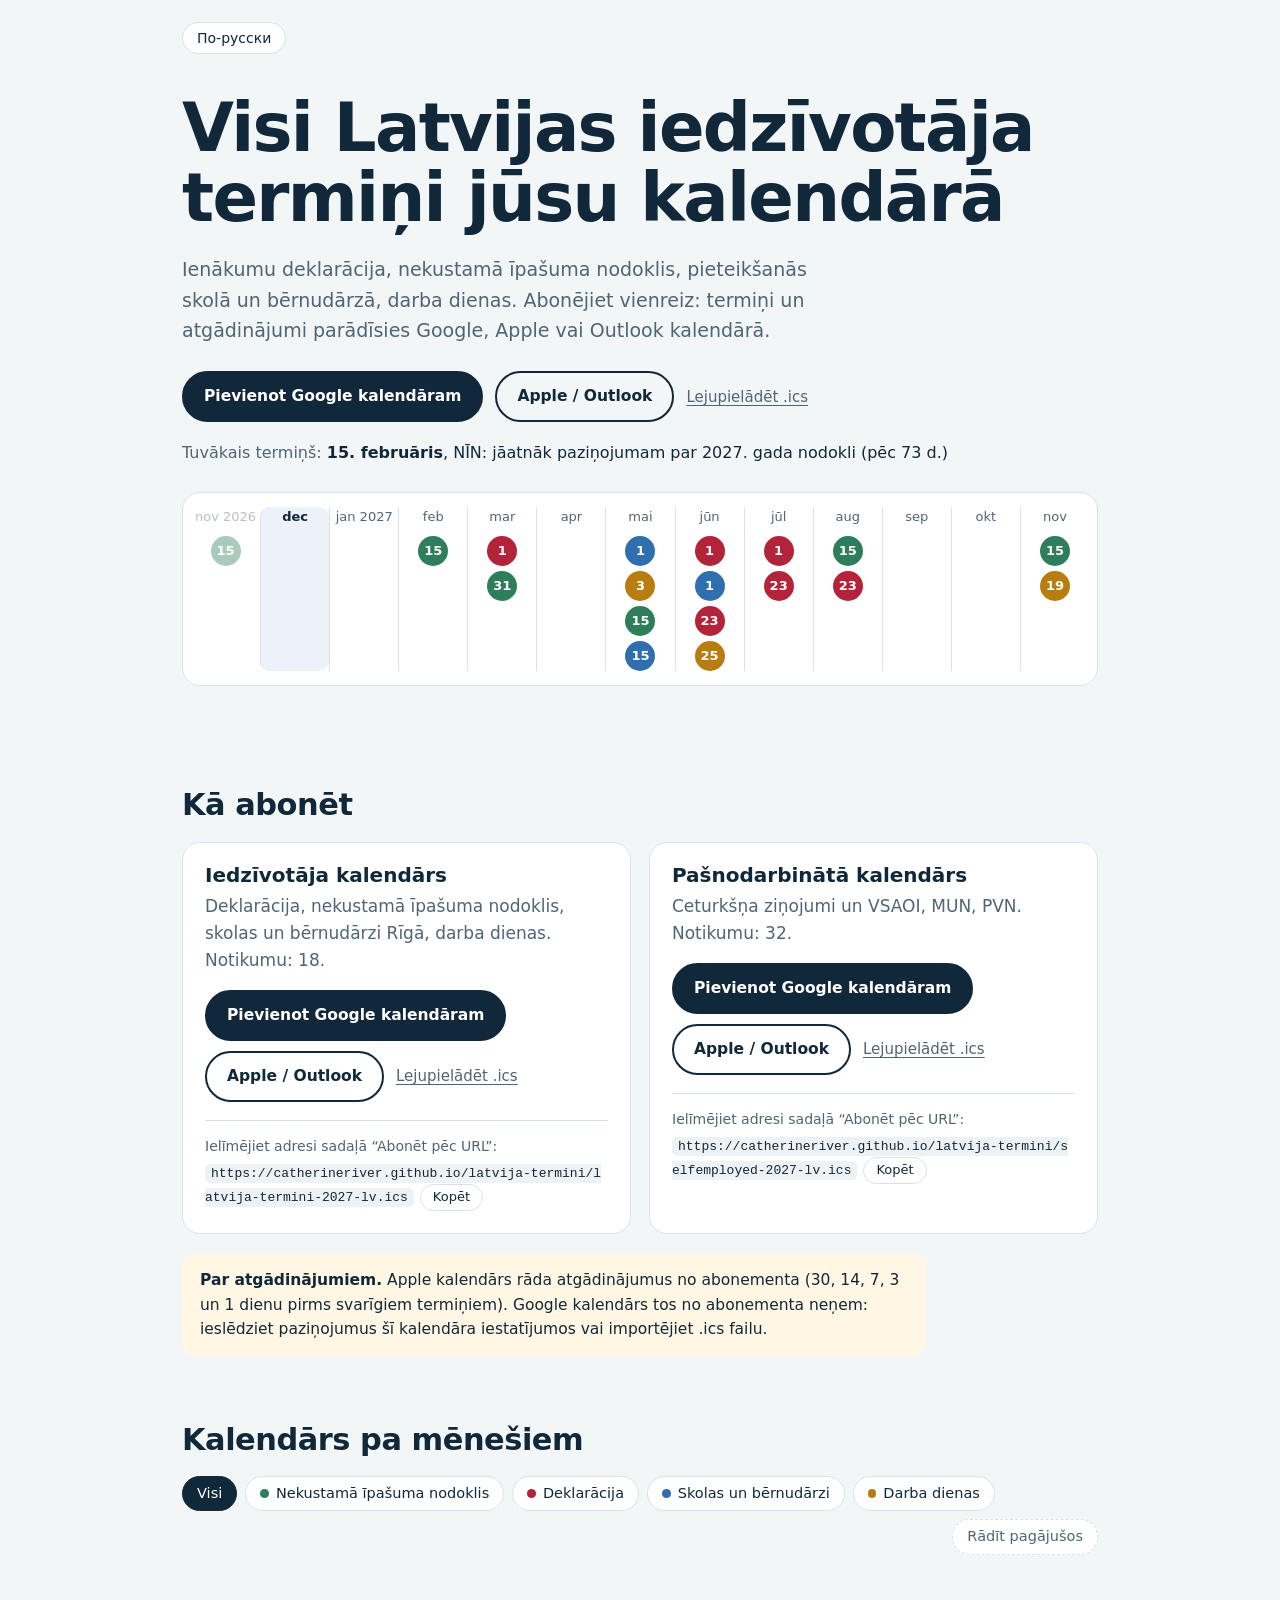
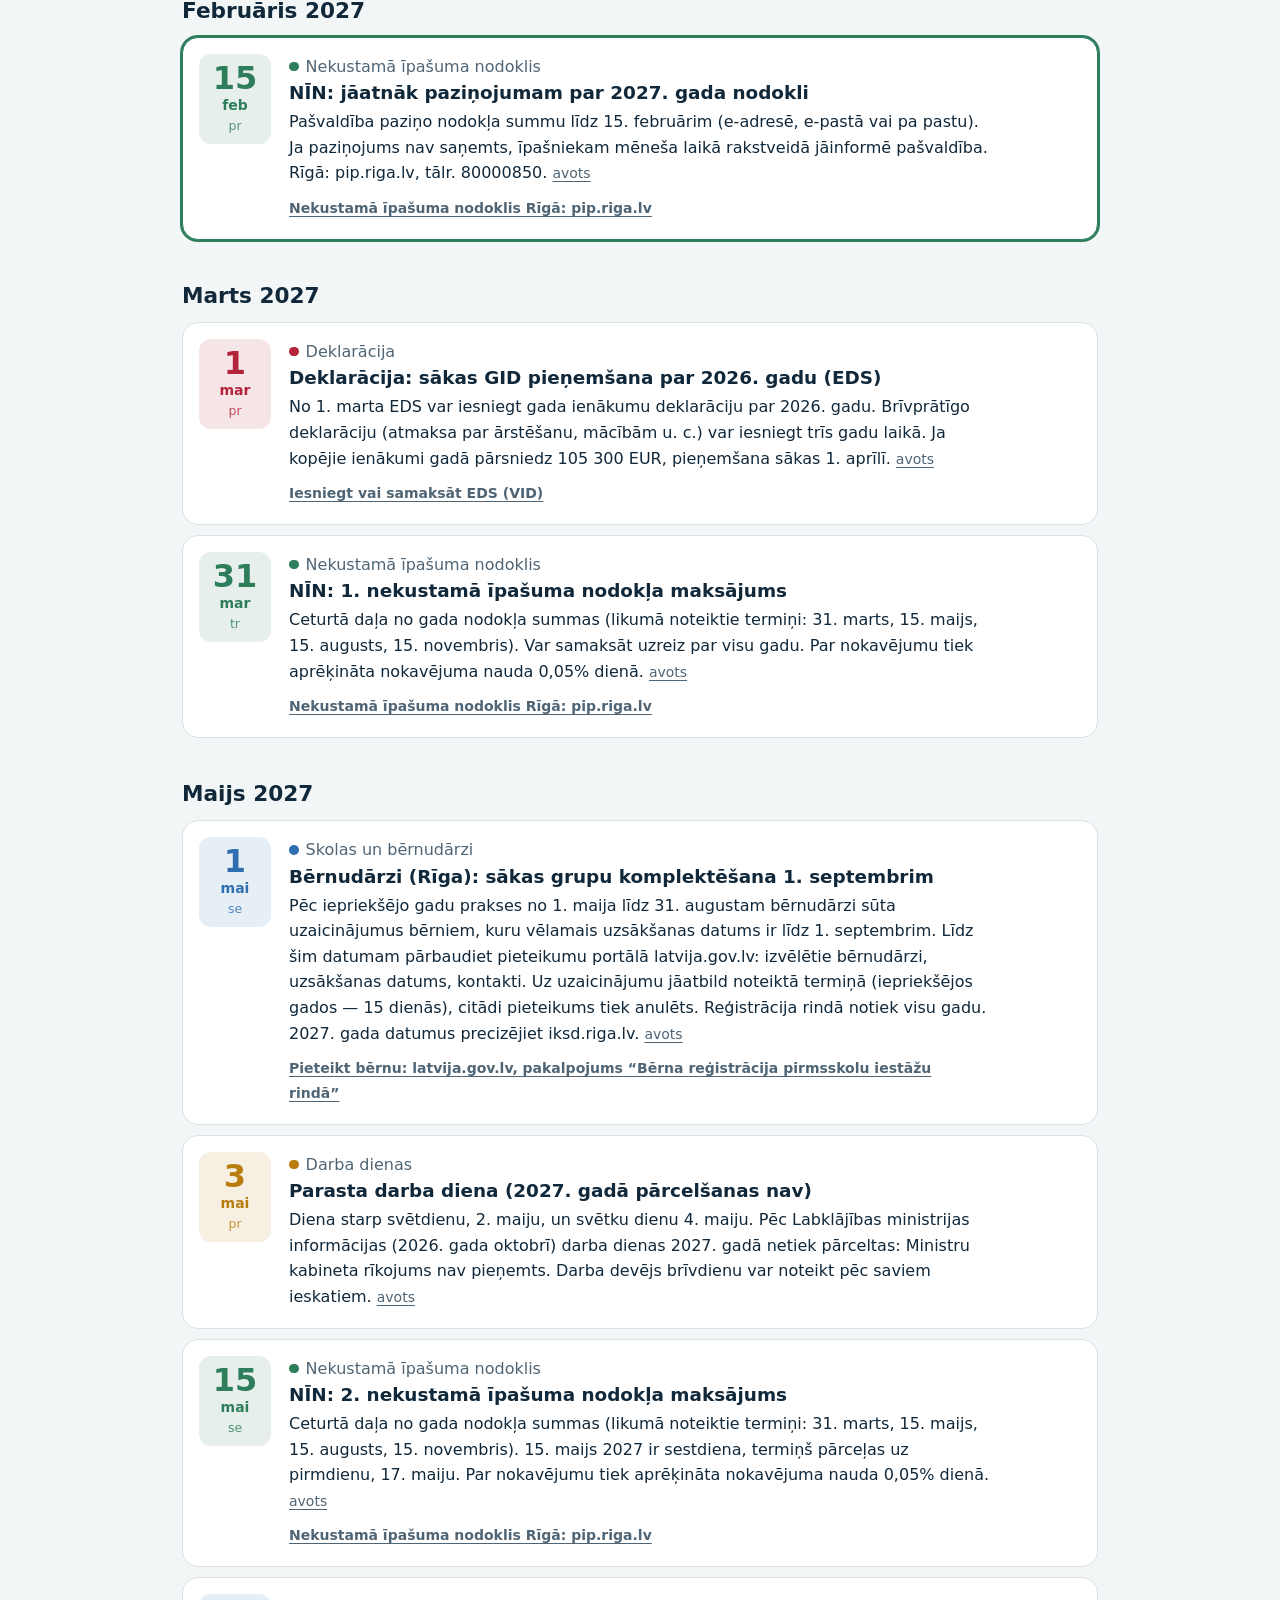
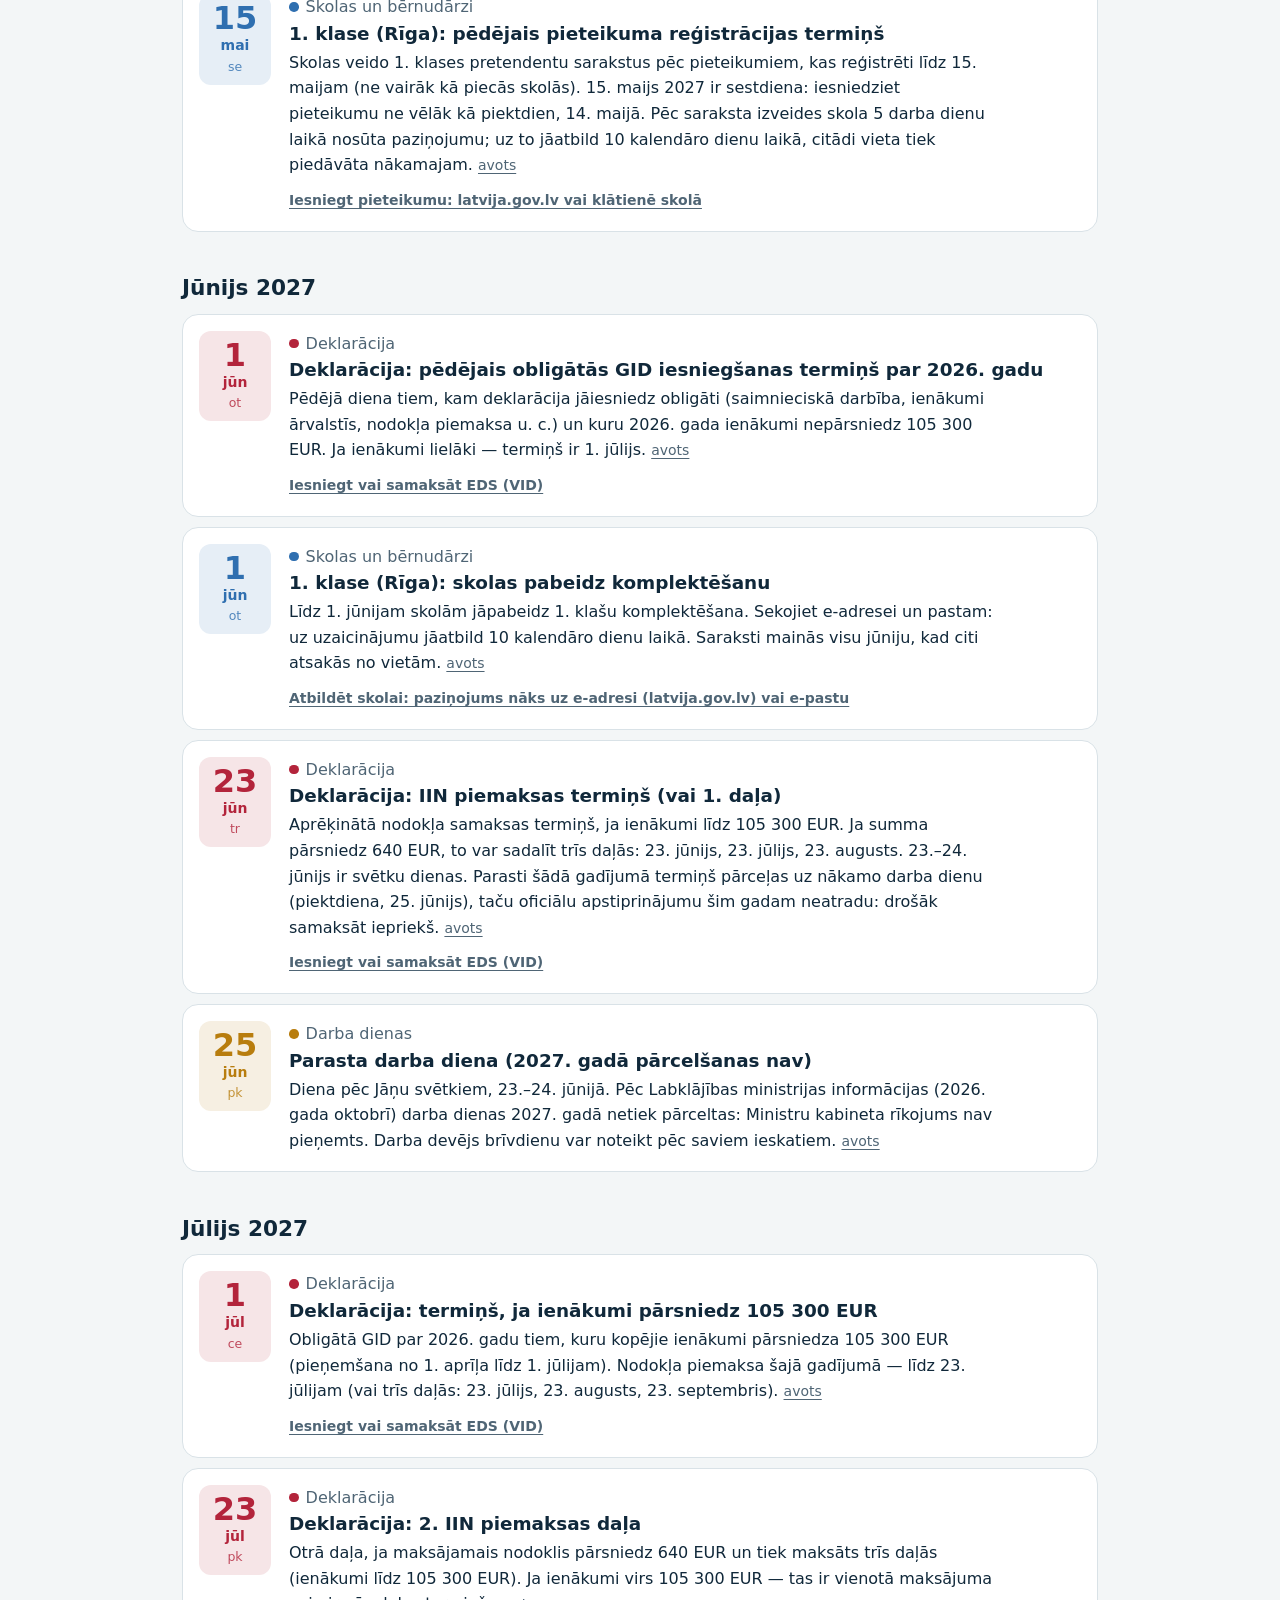
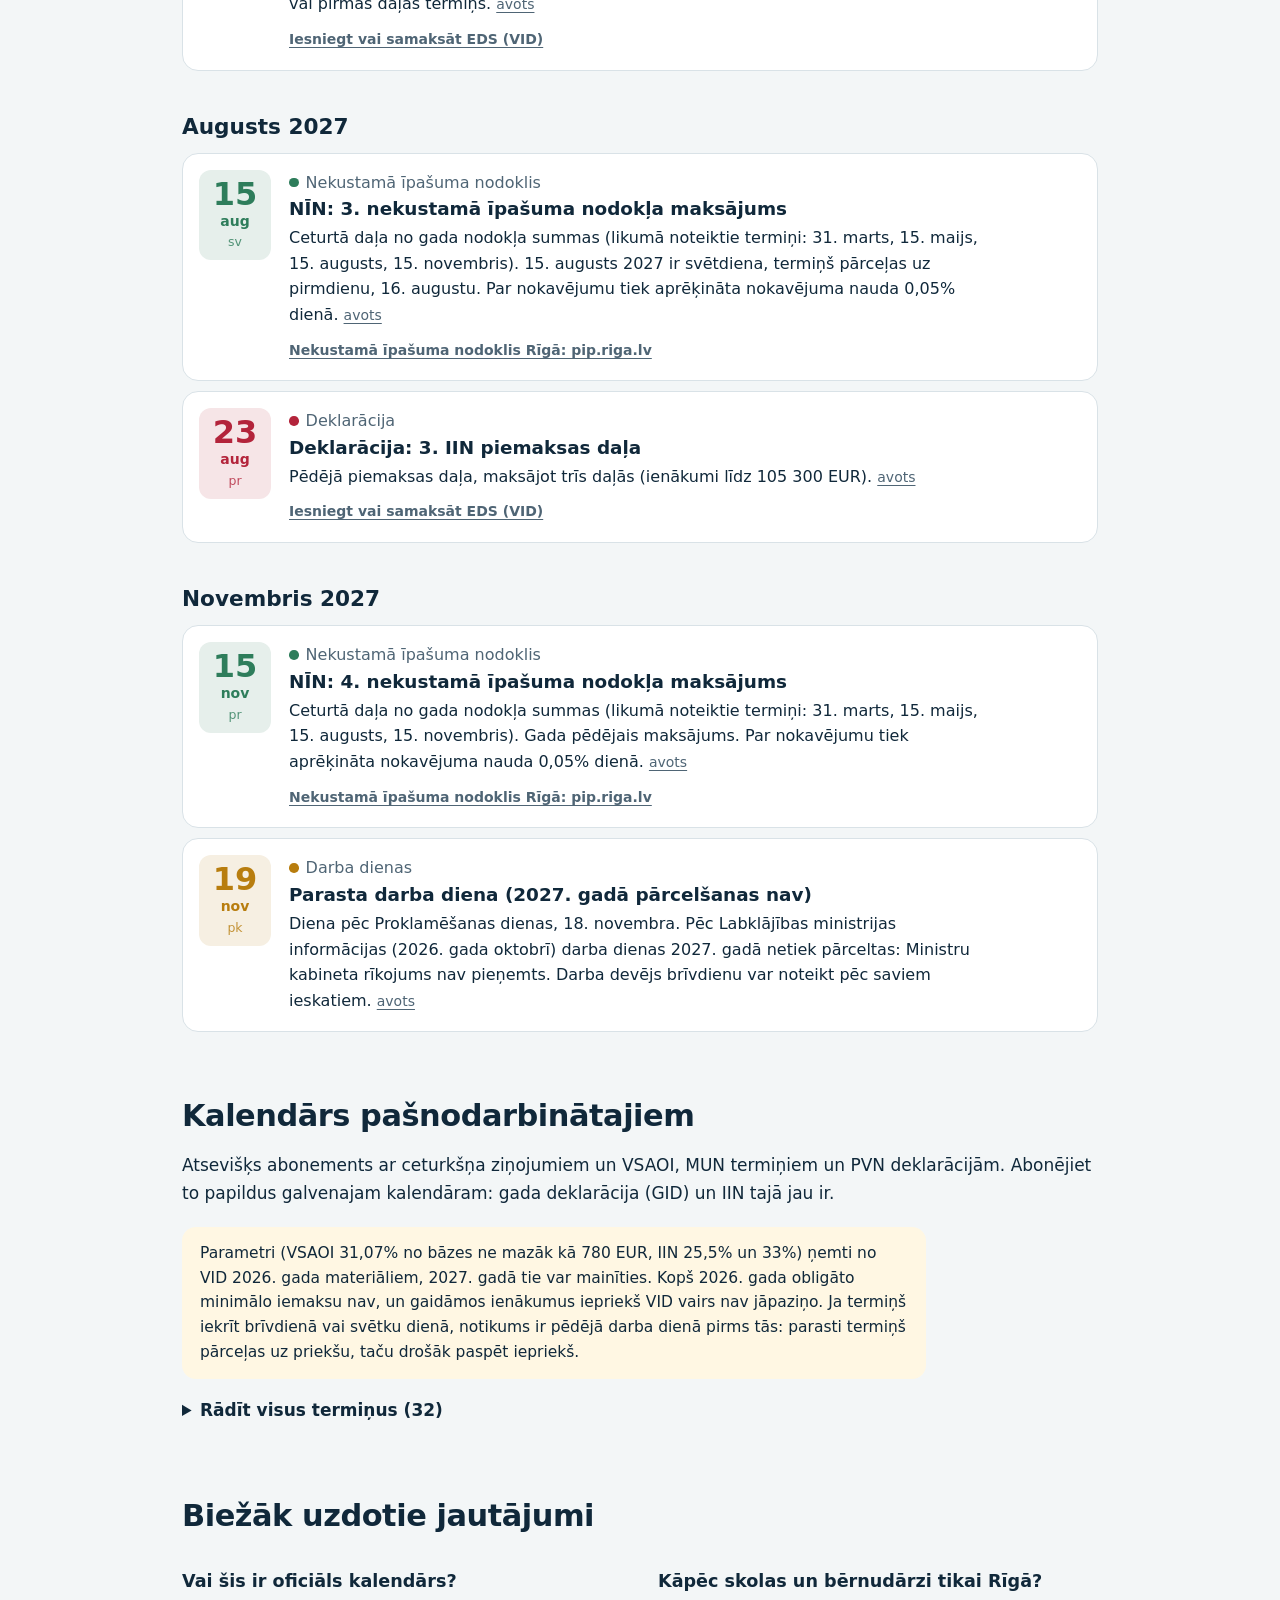
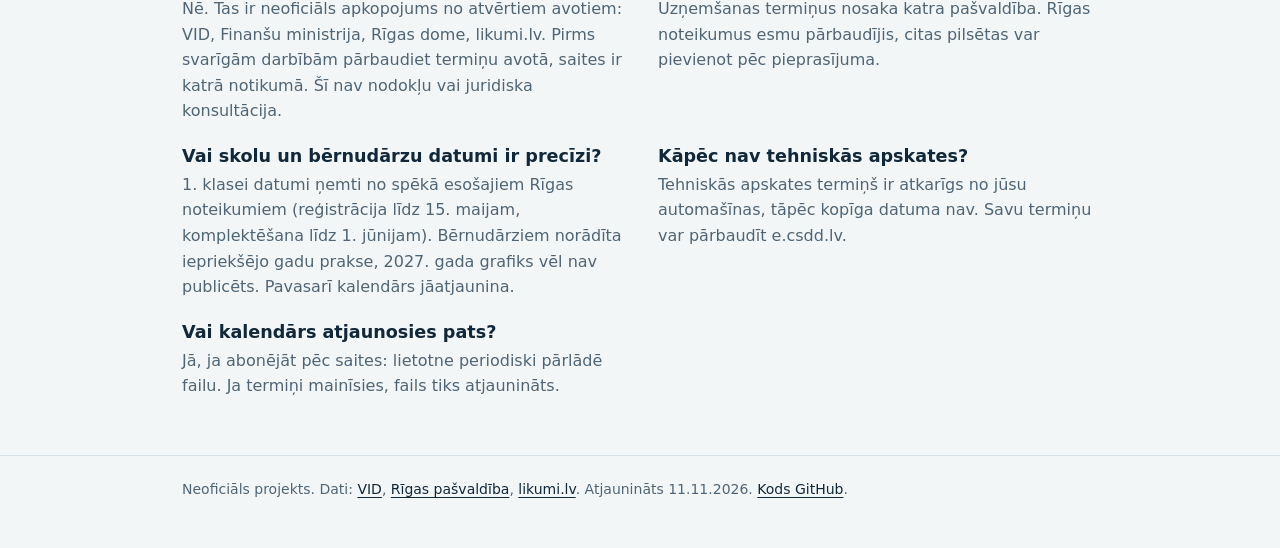
<file: lv/index.html>
<!doctype html>
<html lang="lv">
<head>
<meta charset="utf-8">
<meta name="viewport" content="width=device-width,initial-scale=1">
<title>Latvijas iedzīvotāja kalendārs 2027: deklarācija, nekustamā īpašuma nodoklis, skolas un bērnudārzi</title>
<meta name="description" content="Bezmaksas kalendāra abonements (.ics) ar 2027. gada termiņiem: gada ienākumu deklarācija (GID), nekustamā īpašuma nodoklis (NĪN), pieteikšanās 1. klasē un bērnudārzos Rīgā, pārceltās darba dienas. Ir atsevišķs kalendārs pašnodarbinātajiem. Google, Apple un Outlook kalendāram.">
<link rel="canonical" href="https://catherineriver.github.io/latvija-termini/lv/">
<link rel="alternate" hreflang="ru" href="https://catherineriver.github.io/latvija-termini/">
<link rel="alternate" hreflang="lv" href="https://catherineriver.github.io/latvija-termini/lv/">
<link rel="alternate" hreflang="x-default" href="https://catherineriver.github.io/latvija-termini/">
<meta name="robots" content="index,follow,max-image-preview:large">
<meta name="theme-color" content="#f3f6f7">
<meta property="og:type" content="website">
<meta property="og:locale" content="lv_LV">
<meta property="og:locale:alternate" content="ru_RU">
<meta property="og:site_name" content="Latvijas iedzīvotāja kalendārs">
<meta property="og:title" content="Latvijas iedzīvotāja kalendārs 2027: deklarācija, nekustamā īpašuma nodoklis, skolas un bērnudārzi">
<meta property="og:description" content="Bezmaksas kalendāra abonements (.ics) ar 2027. gada termiņiem: gada ienākumu deklarācija (GID), nekustamā īpašuma nodoklis (NĪN), pieteikšanās 1. klasē un bērnudārzos Rīgā, pārceltās darba dienas. Ir atsevišķs kalendārs pašnodarbinātajiem. Google, Apple un Outlook kalendāram.">
<meta property="og:url" content="https://catherineriver.github.io/latvija-termini/lv/">
<meta property="og:image" content="https://catherineriver.github.io/latvija-termini/og-lv.png">
<meta property="og:image:width" content="1200"><meta property="og:image:height" content="630">
<meta name="twitter:card" content="summary_large_image">
<link rel="icon" href="../favicon.svg" type="image/svg+xml">
<link rel="alternate" type="text/calendar" title="Latvijas iedzīvotāja termiņi 2026–2027" href="../latvija-termini-2027-lv.ics">
<script type="application/ld+json">{"@context": "https://schema.org", "@graph": [{"@type": "WebSite", "@id": "https://catherineriver.github.io/latvija-termini/#site", "url": "https://catherineriver.github.io/latvija-termini/", "name": "Latvijas iedzīvotāja kalendārs", "inLanguage": "lv"}, {"@type": "WebPage", "@id": "https://catherineriver.github.io/latvija-termini/lv/#page", "url": "https://catherineriver.github.io/latvija-termini/lv/", "name": "Latvijas iedzīvotāja kalendārs 2027: deklarācija, nekustamā īpašuma nodoklis, skolas un bērnudārzi", "description": "Bezmaksas kalendāra abonements (.ics) ar 2027. gada termiņiem: gada ienākumu deklarācija (GID), nekustamā īpašuma nodoklis (NĪN), pieteikšanās 1. klasē un bērnudārzos Rīgā, pārceltās darba dienas. Ir atsevišķs kalendārs pašnodarbinātajiem. Google, Apple un Outlook kalendāram.", "inLanguage": "lv", "isPartOf": {"@id": "https://catherineriver.github.io/latvija-termini/#site"}, "dateModified": "2026-11-11"}, {"@type": "DataDownload", "name": "Latvijas iedzīvotāja termiņi 2026–2027", "encodingFormat": "text/calendar", "contentUrl": "https://catherineriver.github.io/latvija-termini/latvija-termini-2027-lv.ics", "inLanguage": "lv"}, {"@type": "DataDownload", "name": "Latvijas pašnodarbināto termiņi 2026–2027", "encodingFormat": "text/calendar", "contentUrl": "https://catherineriver.github.io/latvija-termini/selfemployed-2027-lv.ics", "inLanguage": "lv"}]}</script>
<style>:root{--bg:#f3f6f7;--ink:#10283a;--soft:#4f6575;--line:#d9e2e7;--card:#fff;
--decl:#b3243b;--nin:#2e7d5b;--work:#b87d0e;--school:#2f6fb0;--se:#7a55b3;--mun:#d1571f;--vat:#1b8ea0;
--ui:ui-rounded,"SF Pro Rounded","Nunito","Segoe UI",system-ui,-apple-system,Roboto,Arial,sans-serif}
*{box-sizing:border-box}html{scroll-behavior:smooth}
body{margin:0;font:17px/1.6 system-ui,-apple-system,"Segoe UI",Roboto,Arial,sans-serif;color:var(--ink);background:var(--bg)}
a{color:var(--ink);text-underline-offset:3px}a:hover{color:var(--school)}
:focus-visible{outline:3px solid var(--school);outline-offset:2px;border-radius:6px}
.wrap{max-width:960px;margin:0 auto;padding:0 22px}
.top{padding:22px 0 36px}
.lang{display:inline-block;font-size:14px;text-decoration:none;border:1px solid var(--line);background:#fff;border-radius:999px;padding:4px 14px;margin-bottom:40px}
.lang:hover{border-color:var(--ink)}
h1{font:800 clamp(2.4rem,6vw,4.2rem)/1.04 var(--ui);letter-spacing:-.025em;margin:0 0 20px;max-width:13em}
.lead{font-size:19px;max-width:35em;margin:0 0 26px;color:var(--soft)}
.btns{display:flex;flex-wrap:wrap;gap:10px 12px;align-items:center;margin-bottom:18px}
.btn{display:inline-block;padding:11px 20px;border:2px solid var(--ink);border-radius:999px;background:var(--ink);color:#fff;font-weight:700;font-size:15.5px;text-decoration:none}
.btn.o{background:transparent;color:var(--ink)}.btn:hover{background:var(--school);border-color:var(--school);color:#fff}
.dl{font-size:15px;color:var(--soft)}
.next{margin:0 0 26px;font-size:16px}.next .s1{color:var(--soft)}
.strip{display:grid;grid-template-columns:repeat(auto-fit,minmax(58px,1fr));gap:0;background:var(--card);border:1px solid var(--line);border-radius:18px;padding:14px 8px;overflow:hidden}
.mc{padding:0 4px;text-align:center;border-left:1px solid var(--line);min-height:86px}.mc:first-child{border-left:0}
.mn{display:block;font-size:13px;color:var(--soft);margin-bottom:8px;white-space:nowrap}
.dots{display:flex;flex-direction:column;gap:5px;align-items:center}
.dot{display:grid;place-items:center;width:30px;height:30px;border-radius:50%;background:var(--c);color:#fff;font:700 13px/1 var(--ui);text-decoration:none}
.dot:hover{color:#fff;transform:scale(1.12)}
.mc.old{opacity:.4}.mc.now{background:color-mix(in srgb,var(--school) 9%,transparent);border-radius:10px}.mc.now .mn{color:var(--ink);font-weight:700}
.decl{--c:var(--decl)}.nin{--c:var(--nin)}.work{--c:var(--work)}.school{--c:var(--school)}.se{--c:var(--se)}.mun{--c:var(--mun)}.vat{--c:var(--vat)}
main{padding:4px 0 20px}
h2{font:800 1.9rem/1.15 var(--ui);letter-spacing:-.015em;margin:2.2em 0 .6em}
.sheets{display:grid;grid-template-columns:1fr 1fr;gap:18px}
.sheet{background:var(--card);border:1px solid var(--line);border-radius:18px;padding:20px 22px 22px}
.sheet h3{margin:0 0 6px;font:800 1.25rem/1.2 var(--ui)}.sheet p{margin:0 0 16px;color:var(--soft)}
.url{font-size:14px;margin:0!important;border-top:1px solid var(--line);padding-top:14px}
.url span{display:block;margin-bottom:4px}
code{font:13px/1.45 ui-monospace,Menlo,Consolas,monospace;background:#eef2f4;padding:2px 6px;border-radius:5px;word-break:break-all;color:var(--ink)}
.copy{margin-left:6px;font:inherit;font-size:13px;padding:2px 12px;border:1px solid var(--line);background:#fff;border-radius:999px;cursor:pointer;color:var(--ink)}.copy:hover{border-color:var(--ink)}
.note{margin:20px 0 0;padding:14px 18px;background:#fff7e3;border-radius:14px;font-size:15.5px;max-width:48em}
.chips{display:flex;gap:8px;flex-wrap:wrap;margin:0 0 8px}
.chips button{font:inherit;font-size:14.5px;background:#fff;border:1px solid var(--line);border-radius:999px;padding:5px 14px;cursor:pointer;color:var(--ink);display:inline-flex;align-items:center;gap:7px}
.chips button[aria-pressed=true]{background:var(--ink);border-color:var(--ink);color:#fff}
.chips i,.tag i{display:inline-block;width:.6em;height:.6em;border-radius:50%;background:var(--c,var(--ink))}
.chips .pb{margin-left:auto;border-style:dashed;color:var(--soft)}
.month h3{font:800 1.35rem/1.2 var(--ui);margin:2em 0 .6em}
ol{list-style:none;margin:0;padding:0;display:grid;gap:10px}
.ev{display:grid;grid-template-columns:72px 1fr;gap:18px;background:var(--card);border:1px solid var(--line);border-radius:16px;padding:16px 20px 18px 16px;scroll-margin-top:16px}
.date{display:flex;flex-direction:column;align-items:center;justify-content:center;border-radius:12px;background:color-mix(in srgb,var(--c) 12%,#fff);color:var(--c);padding:8px 0;align-self:start}
.date b{font:800 2rem/1 var(--ui)}.date span{font-size:14px;font-weight:700}.date em{font-style:normal;font-size:12.5px;opacity:.8}
.tag{display:flex;align-items:center;gap:7px;margin:0 0 2px!important;font-size:14px;color:var(--soft)}
.ev h4{margin:0 0 4px;font:700 1.15rem/1.3 var(--ui)}.ev p{margin:0;font-size:16px;max-width:44em}
.ev .where{margin-top:10px;font-weight:700;font-size:15.5px}.ev p a{font-size:14px;color:var(--soft)}
.ev:target,.ev.soon{border-color:var(--c);box-shadow:0 0 0 2px var(--c)}
.ev[hidden],.month[hidden]{display:none}
.faq{display:grid;grid-template-columns:1fr 1fr;gap:4px 36px}.faq h3{font:700 1.1rem/1.3 var(--ui);margin:1em 0 .2em}.faq p{margin:0;font-size:16px;color:var(--soft)}
details.all{margin-top:10px}summary{cursor:pointer;font-weight:700;padding:8px 0}
details.all .month h3{font-size:1.15rem}
footer{border-top:1px solid var(--line);margin-top:56px;padding:22px 0 48px;color:var(--soft);font-size:14px}
@media(max-width:760px){.sheets,.faq{grid-template-columns:1fr}.strip{grid-template-columns:repeat(auto-fit,minmax(64px,1fr));row-gap:10px}.mc:nth-child(n){border-left:0}.ev{grid-template-columns:1fr;gap:10px}.date{flex-direction:row;gap:8px;justify-content:flex-start;padding:6px 12px;width:max-content}.date b{font-size:1.4rem}.chips .pb{margin-left:0}.lang{margin-bottom:26px}}
@media(prefers-reduced-motion:reduce){html{scroll-behavior:auto}.dot:hover{transform:none}}
</style>
</head>
<body>
<header class="top"><div class="wrap"><a class="lang" href="https://catherineriver.github.io/latvija-termini/" hreflang="ru" lang="ru">По-русски</a>
<div class="hero">
<h1>Visi Latvijas iedzīvotāja termiņi jūsu kalendārā</h1>
<p class="lead">Ienākumu deklarācija, nekustamā īpašuma nodoklis, pieteikšanās skolā un bērnudārzā, darba dienas. Abonējiet vienreiz: termiņi un atgādinājumi parādīsies Google, Apple vai Outlook kalendārā.</p>
<div class="btns"><a class="btn" href="https://calendar.google.com/calendar/r?cid=webcal%3A%2F%2Fcatherineriver.github.io%2Flatvija-termini%2Flatvija-termini-2027-lv.ics" rel="noopener">Pievienot Google kalendāram</a><a class="btn o" href="webcal://catherineriver.github.io/latvija-termini/latvija-termini-2027-lv.ics">Apple / Outlook</a><a class="dl" href="../latvija-termini-2027-lv.ics" download>Lejupielādēt .ics</a></div>
<p class="next" id="next" data-in="pēc {n} d." data-today="šodien" data-tom="rīt"><span class="s1">Tuvākais termiņš:</span> <b class="s2">15. novembris</b>, <span class="s3">NĪN: 2026. gada pēdējais nekustamā īpašuma nodokļa maksājums</span> <span class="s4">(pēc 4 d.)</span></p>
<div class="strip" aria-label="Kalendārs pa mēnešiem"><div class="mc" data-ym="2026-11"><span class="mn">nov 2026</span><div class="dots"><a class="dot nin" href="#e-2026-11-15-0" title="NĪN: 2026. gada pēdējais nekustamā īpašuma nodokļa maksājums"><b>15</b></a></div></div><div class="mc" data-ym="2026-12"><span class="mn">dec</span><div class="dots"></div></div><div class="mc" data-ym="2027-01"><span class="mn">jan 2027</span><div class="dots"></div></div><div class="mc" data-ym="2027-02"><span class="mn">feb</span><div class="dots"><a class="dot nin" href="#e-2027-02-15-1" title="NĪN: jāatnāk paziņojumam par 2027. gada nodokli"><b>15</b></a></div></div><div class="mc" data-ym="2027-03"><span class="mn">mar</span><div class="dots"><a class="dot decl" href="#e-2027-03-01-2" title="Deklarācija: sākas GID pieņemšana par 2026. gadu (EDS)"><b>1</b></a><a class="dot nin" href="#e-2027-03-31-3" title="NĪN: 1. nekustamā īpašuma nodokļa maksājums"><b>31</b></a></div></div><div class="mc" data-ym="2027-04"><span class="mn">apr</span><div class="dots"></div></div><div class="mc" data-ym="2027-05"><span class="mn">mai</span><div class="dots"><a class="dot school" href="#e-2027-05-01-4" title="Bērnudārzi (Rīga): sākas grupu komplektēšana 1. septembrim"><b>1</b></a><a class="dot work" href="#e-2027-05-03-5" title="Parasta darba diena (2027. gadā pārcelšanas nav)"><b>3</b></a><a class="dot nin" href="#e-2027-05-15-6" title="NĪN: 2. nekustamā īpašuma nodokļa maksājums"><b>15</b></a><a class="dot school" href="#e-2027-05-15-7" title="1. klase (Rīga): pēdējais pieteikuma reģistrācijas termiņš"><b>15</b></a></div></div><div class="mc" data-ym="2027-06"><span class="mn">jūn</span><div class="dots"><a class="dot decl" href="#e-2027-06-01-8" title="Deklarācija: pēdējais obligātās GID iesniegšanas termiņš par 2026. gadu"><b>1</b></a><a class="dot school" href="#e-2027-06-01-9" title="1. klase (Rīga): skolas pabeidz komplektēšanu"><b>1</b></a><a class="dot decl" href="#e-2027-06-23-10" title="Deklarācija: IIN piemaksas termiņš (vai 1. daļa)"><b>23</b></a><a class="dot work" href="#e-2027-06-25-11" title="Parasta darba diena (2027. gadā pārcelšanas nav)"><b>25</b></a></div></div><div class="mc" data-ym="2027-07"><span class="mn">jūl</span><div class="dots"><a class="dot decl" href="#e-2027-07-01-12" title="Deklarācija: termiņš, ja ienākumi pārsniedz 105 300 EUR"><b>1</b></a><a class="dot decl" href="#e-2027-07-23-13" title="Deklarācija: 2. IIN piemaksas daļa"><b>23</b></a></div></div><div class="mc" data-ym="2027-08"><span class="mn">aug</span><div class="dots"><a class="dot nin" href="#e-2027-08-15-14" title="NĪN: 3. nekustamā īpašuma nodokļa maksājums"><b>15</b></a><a class="dot decl" href="#e-2027-08-23-15" title="Deklarācija: 3. IIN piemaksas daļa"><b>23</b></a></div></div><div class="mc" data-ym="2027-09"><span class="mn">sep</span><div class="dots"></div></div><div class="mc" data-ym="2027-10"><span class="mn">okt</span><div class="dots"></div></div><div class="mc" data-ym="2027-11"><span class="mn">nov</span><div class="dots"><a class="dot nin" href="#e-2027-11-15-16" title="NĪN: 4. nekustamā īpašuma nodokļa maksājums"><b>15</b></a><a class="dot work" href="#e-2027-11-19-17" title="Parasta darba diena (2027. gadā pārcelšanas nav)"><b>19</b></a></div></div></div>
</div></div></header>
<main class="wrap">
<h2>Kā abonēt</h2>
<div class="sheets">
<section class="sheet"><h3>Iedzīvotāja kalendārs</h3><div class="in"><p>Deklarācija, nekustamā īpašuma nodoklis, skolas un bērnudārzi Rīgā, darba dienas. Notikumu: 18.</p>
<div class="btns"><a class="btn" href="https://calendar.google.com/calendar/r?cid=webcal%3A%2F%2Fcatherineriver.github.io%2Flatvija-termini%2Flatvija-termini-2027-lv.ics" rel="noopener">Pievienot Google kalendāram</a><a class="btn o" href="webcal://catherineriver.github.io/latvija-termini/latvija-termini-2027-lv.ics">Apple / Outlook</a><a class="dl" href="../latvija-termini-2027-lv.ics" download>Lejupielādēt .ics</a></div>
<p class="url"><span>Ielīmējiet adresi sadaļā “Abonēt pēc URL”:</span><code>https://catherineriver.github.io/latvija-termini/latvija-termini-2027-lv.ics</code><button class="copy" type="button" data-url="https://catherineriver.github.io/latvija-termini/latvija-termini-2027-lv.ics" data-ok="Nokopēts">Kopēt</button></p></div></section>
<section class="sheet" id="selfemployed-sub"><h3>Pašnodarbinātā kalendārs</h3><div class="in"><p>Ceturkšņa ziņojumi un VSAOI, MUN, PVN. Notikumu: 32.</p>
<div class="btns"><a class="btn" href="https://calendar.google.com/calendar/r?cid=webcal%3A%2F%2Fcatherineriver.github.io%2Flatvija-termini%2Fselfemployed-2027-lv.ics" rel="noopener">Pievienot Google kalendāram</a><a class="btn o" href="webcal://catherineriver.github.io/latvija-termini/selfemployed-2027-lv.ics">Apple / Outlook</a><a class="dl" href="../selfemployed-2027-lv.ics" download>Lejupielādēt .ics</a></div>
<p class="url"><span>Ielīmējiet adresi sadaļā “Abonēt pēc URL”:</span><code>https://catherineriver.github.io/latvija-termini/selfemployed-2027-lv.ics</code><button class="copy" type="button" data-url="https://catherineriver.github.io/latvija-termini/selfemployed-2027-lv.ics" data-ok="Nokopēts">Kopēt</button></p></div></section>
</div>
<p class="note"><b>Par atgādinājumiem.</b> Apple kalendārs rāda atgādinājumus no abonementa (30, 14, 7, 3 un 1 dienu pirms svarīgiem termiņiem). Google kalendārs tos no abonementa neņem: ieslēdziet paziņojumus šī kalendāra iestatījumos vai importējiet .ics failu.</p>
<h2>Kalendārs pa mēnešiem</h2>
<div id="tools" class="chips" hidden><button type="button" data-f="all" aria-pressed="true">Visi</button><button type="button" class="nin" data-f="nin" aria-pressed="false"><i></i>Nekustamā īpašuma nodoklis</button><button type="button" class="decl" data-f="decl" aria-pressed="false"><i></i>Deklarācija</button><button type="button" class="school" data-f="school" aria-pressed="false"><i></i>Skolas un bērnudārzi</button><button type="button" class="work" data-f="work" aria-pressed="false"><i></i>Darba dienas</button><button type="button" id="pastbtn" class="pb" data-show="Rādīt pagājušos" data-hide="Slēpt pagājušos">Rādīt pagājušos</button></div>
<div id="tl"><section class="month"><h3>Novembris 2026</h3><ol><li class="ev nin" id="e-2026-11-15-0" data-date="2026-11-15" data-dl="15. novembris"><div class="date"><b>15</b><span>nov</span><em>sv</em></div><div class="body"><p class="tag"><i></i>Nekustamā īpašuma nodoklis</p><h4>NĪN: 2026. gada pēdējais nekustamā īpašuma nodokļa maksājums</h4><p>Ceturtā daļa no 2026. gada nodokļa summas (likumā noteiktie termiņi: 31. marts, 15. maijs, 15. augusts, 15. novembris). 15. novembris 2026 ir svētdiena, termiņš pārceļas uz pirmdienu, 16. novembri. Par nokavējumu tiek aprēķināta nokavējuma nauda 0,05% dienā. <a href="https://pip.riga.lv" rel="noopener">avots</a></p><p class="where"><a href="https://pip.riga.lv" rel="noopener">Nekustamā īpašuma nodoklis Rīgā: pip.riga.lv</a></p></div></li></ol></section><section class="month"><h3>Februāris 2027</h3><ol><li class="ev nin" id="e-2027-02-15-1" data-date="2027-02-15" data-dl="15. februāris"><div class="date"><b>15</b><span>feb</span><em>pr</em></div><div class="body"><p class="tag"><i></i>Nekustamā īpašuma nodoklis</p><h4>NĪN: jāatnāk paziņojumam par 2027. gada nodokli</h4><p>Pašvaldība paziņo nodokļa summu līdz 15. februārim (e-adresē, e-pastā vai pa pastu). Ja paziņojums nav saņemts, īpašniekam mēneša laikā rakstveidā jāinformē pašvaldība. Rīgā: pip.riga.lv, tālr. 80000850. <a href="https://pip.riga.lv" rel="noopener">avots</a></p><p class="where"><a href="https://pip.riga.lv" rel="noopener">Nekustamā īpašuma nodoklis Rīgā: pip.riga.lv</a></p></div></li></ol></section><section class="month"><h3>Marts 2027</h3><ol><li class="ev decl" id="e-2027-03-01-2" data-date="2027-03-01" data-dl="1. marts"><div class="date"><b>1</b><span>mar</span><em>pr</em></div><div class="body"><p class="tag"><i></i>Deklarācija</p><h4>Deklarācija: sākas GID pieņemšana par 2026. gadu (EDS)</h4><p>No 1. marta EDS var iesniegt gada ienākumu deklarāciju par 2026. gadu. Brīvprātīgo deklarāciju (atmaksa par ārstēšanu, mācībām u. c.) var iesniegt trīs gadu laikā. Ja kopējie ienākumi gadā pārsniedz 105 300 EUR, pieņemšana sākas 1. aprīlī. <a href="https://www.vid.gov.lv/lv/gada-ienakumu-deklaracija" rel="noopener">avots</a></p><p class="where"><a href="https://eds.vid.gov.lv/login/" rel="noopener">Iesniegt vai samaksāt EDS (VID)</a></p></div></li><li class="ev nin" id="e-2027-03-31-3" data-date="2027-03-31" data-dl="31. marts"><div class="date"><b>31</b><span>mar</span><em>tr</em></div><div class="body"><p class="tag"><i></i>Nekustamā īpašuma nodoklis</p><h4>NĪN: 1. nekustamā īpašuma nodokļa maksājums</h4><p>Ceturtā daļa no gada nodokļa summas (likumā noteiktie termiņi: 31. marts, 15. maijs, 15. augusts, 15. novembris). Var samaksāt uzreiz par visu gadu. Par nokavējumu tiek aprēķināta nokavējuma nauda 0,05% dienā. <a href="https://pip.riga.lv" rel="noopener">avots</a></p><p class="where"><a href="https://pip.riga.lv" rel="noopener">Nekustamā īpašuma nodoklis Rīgā: pip.riga.lv</a></p></div></li></ol></section><section class="month"><h3>Maijs 2027</h3><ol><li class="ev school" id="e-2027-05-01-4" data-date="2027-05-01" data-dl="1. maijs"><div class="date"><b>1</b><span>mai</span><em>se</em></div><div class="body"><p class="tag"><i></i>Skolas un bērnudārzi</p><h4>Bērnudārzi (Rīga): sākas grupu komplektēšana 1. septembrim</h4><p>Pēc iepriekšējo gadu prakses no 1. maija līdz 31. augustam bērnudārzi sūta uzaicinājumus bērniem, kuru vēlamais uzsākšanas datums ir līdz 1. septembrim. Līdz šim datumam pārbaudiet pieteikumu portālā latvija.gov.lv: izvēlētie bērnudārzi, uzsākšanas datums, kontakti. Uz uzaicinājumu jāatbild noteiktā termiņā (iepriekšējos gados — 15 dienās), citādi pieteikums tiek anulēts. Reģistrācija rindā notiek visu gadu. 2027. gada datumus precizējiet iksd.riga.lv. <a href="https://iksd.riga.lv" rel="noopener">avots</a></p><p class="where"><a href="https://latvija.gov.lv" rel="noopener">Pieteikt bērnu: latvija.gov.lv, pakalpojums “Bērna reģistrācija pirmsskolu iestāžu rindā”</a></p></div></li><li class="ev work" id="e-2027-05-03-5" data-date="2027-05-03" data-dl="3. maijs"><div class="date"><b>3</b><span>mai</span><em>pr</em></div><div class="body"><p class="tag"><i></i>Darba dienas</p><h4>Parasta darba diena (2027. gadā pārcelšanas nav)</h4><p>Diena starp svētdienu, 2. maiju, un svētku dienu 4. maiju. Pēc Labklājības ministrijas informācijas (2026. gada oktobrī) darba dienas 2027. gadā netiek pārceltas: Ministru kabineta rīkojums nav pieņemts. Darba devējs brīvdienu var noteikt pēc saviem ieskatiem. <a href="https://ifinanses.lv/zinas/actual-2027-gada-darba-dienas-netiek-parceltas/31835" rel="noopener">avots</a></p></div></li><li class="ev nin" id="e-2027-05-15-6" data-date="2027-05-15" data-dl="15. maijs"><div class="date"><b>15</b><span>mai</span><em>se</em></div><div class="body"><p class="tag"><i></i>Nekustamā īpašuma nodoklis</p><h4>NĪN: 2. nekustamā īpašuma nodokļa maksājums</h4><p>Ceturtā daļa no gada nodokļa summas (likumā noteiktie termiņi: 31. marts, 15. maijs, 15. augusts, 15. novembris). 15. maijs 2027 ir sestdiena, termiņš pārceļas uz pirmdienu, 17. maiju. Par nokavējumu tiek aprēķināta nokavējuma nauda 0,05% dienā. <a href="https://pip.riga.lv" rel="noopener">avots</a></p><p class="where"><a href="https://pip.riga.lv" rel="noopener">Nekustamā īpašuma nodoklis Rīgā: pip.riga.lv</a></p></div></li><li class="ev school" id="e-2027-05-15-7" data-date="2027-05-15" data-dl="15. maijs"><div class="date"><b>15</b><span>mai</span><em>se</em></div><div class="body"><p class="tag"><i></i>Skolas un bērnudārzi</p><h4>1. klase (Rīga): pēdējais pieteikuma reģistrācijas termiņš</h4><p>Skolas veido 1. klases pretendentu sarakstus pēc pieteikumiem, kas reģistrēti līdz 15. maijam (ne vairāk kā piecās skolās). 15. maijs 2027 ir sestdiena: iesniedziet pieteikumu ne vēlāk kā piektdien, 14. maijā. Pēc saraksta izveides skola 5 darba dienu laikā nosūta paziņojumu; uz to jāatbild 10 kalendāro dienu laikā, citādi vieta tiek piedāvāta nākamajam. <a href="https://likumi.lv/ta/id/341736" rel="noopener">avots</a></p><p class="where"><a href="https://latvija.gov.lv" rel="noopener">Iesniegt pieteikumu: latvija.gov.lv vai klātienē skolā</a></p></div></li></ol></section><section class="month"><h3>Jūnijs 2027</h3><ol><li class="ev decl" id="e-2027-06-01-8" data-date="2027-06-01" data-dl="1. jūnijs"><div class="date"><b>1</b><span>jūn</span><em>ot</em></div><div class="body"><p class="tag"><i></i>Deklarācija</p><h4>Deklarācija: pēdējais obligātās GID iesniegšanas termiņš par 2026. gadu</h4><p>Pēdējā diena tiem, kam deklarācija jāiesniedz obligāti (saimnieciskā darbība, ienākumi ārvalstīs, nodokļa piemaksa u. c.) un kuru 2026. gada ienākumi nepārsniedz 105 300 EUR. Ja ienākumi lielāki — termiņš ir 1. jūlijs. <a href="https://www.vid.gov.lv/lv/gada-ienakumu-deklaracija" rel="noopener">avots</a></p><p class="where"><a href="https://eds.vid.gov.lv/login/" rel="noopener">Iesniegt vai samaksāt EDS (VID)</a></p></div></li><li class="ev school" id="e-2027-06-01-9" data-date="2027-06-01" data-dl="1. jūnijs"><div class="date"><b>1</b><span>jūn</span><em>ot</em></div><div class="body"><p class="tag"><i></i>Skolas un bērnudārzi</p><h4>1. klase (Rīga): skolas pabeidz komplektēšanu</h4><p>Līdz 1. jūnijam skolām jāpabeidz 1. klašu komplektēšana. Sekojiet e-adresei un pastam: uz uzaicinājumu jāatbild 10 kalendāro dienu laikā. Saraksti mainās visu jūniju, kad citi atsakās no vietām. <a href="https://likumi.lv/ta/id/341736" rel="noopener">avots</a></p><p class="where"><a href="https://latvija.gov.lv" rel="noopener">Atbildēt skolai: paziņojums nāks uz e-adresi (latvija.gov.lv) vai e-pastu</a></p></div></li><li class="ev decl" id="e-2027-06-23-10" data-date="2027-06-23" data-dl="23. jūnijs"><div class="date"><b>23</b><span>jūn</span><em>tr</em></div><div class="body"><p class="tag"><i></i>Deklarācija</p><h4>Deklarācija: IIN piemaksas termiņš (vai 1. daļa)</h4><p>Aprēķinātā nodokļa samaksas termiņš, ja ienākumi līdz 105 300 EUR. Ja summa pārsniedz 640 EUR, to var sadalīt trīs daļās: 23. jūnijs, 23. jūlijs, 23. augusts. 23.–24. jūnijs ir svētku dienas. Parasti šādā gadījumā termiņš pārceļas uz nākamo darba dienu (piektdiena, 25. jūnijs), taču oficiālu apstiprinājumu šim gadam neatradu: drošāk samaksāt iepriekš. <a href="https://www.vid.gov.lv/lv/gada-ienakumu-deklaracija" rel="noopener">avots</a></p><p class="where"><a href="https://eds.vid.gov.lv/login/" rel="noopener">Iesniegt vai samaksāt EDS (VID)</a></p></div></li><li class="ev work" id="e-2027-06-25-11" data-date="2027-06-25" data-dl="25. jūnijs"><div class="date"><b>25</b><span>jūn</span><em>pk</em></div><div class="body"><p class="tag"><i></i>Darba dienas</p><h4>Parasta darba diena (2027. gadā pārcelšanas nav)</h4><p>Diena pēc Jāņu svētkiem, 23.–24. jūnijā. Pēc Labklājības ministrijas informācijas (2026. gada oktobrī) darba dienas 2027. gadā netiek pārceltas: Ministru kabineta rīkojums nav pieņemts. Darba devējs brīvdienu var noteikt pēc saviem ieskatiem. <a href="https://ifinanses.lv/zinas/actual-2027-gada-darba-dienas-netiek-parceltas/31835" rel="noopener">avots</a></p></div></li></ol></section><section class="month"><h3>Jūlijs 2027</h3><ol><li class="ev decl" id="e-2027-07-01-12" data-date="2027-07-01" data-dl="1. jūlijs"><div class="date"><b>1</b><span>jūl</span><em>ce</em></div><div class="body"><p class="tag"><i></i>Deklarācija</p><h4>Deklarācija: termiņš, ja ienākumi pārsniedz 105 300 EUR</h4><p>Obligātā GID par 2026. gadu tiem, kuru kopējie ienākumi pārsniedza 105 300 EUR (pieņemšana no 1. aprīļa līdz 1. jūlijam). Nodokļa piemaksa šajā gadījumā — līdz 23. jūlijam (vai trīs daļās: 23. jūlijs, 23. augusts, 23. septembris). <a href="https://www.vid.gov.lv/lv/gada-ienakumu-deklaracija" rel="noopener">avots</a></p><p class="where"><a href="https://eds.vid.gov.lv/login/" rel="noopener">Iesniegt vai samaksāt EDS (VID)</a></p></div></li><li class="ev decl" id="e-2027-07-23-13" data-date="2027-07-23" data-dl="23. jūlijs"><div class="date"><b>23</b><span>jūl</span><em>pk</em></div><div class="body"><p class="tag"><i></i>Deklarācija</p><h4>Deklarācija: 2. IIN piemaksas daļa</h4><p>Otrā daļa, ja maksājamais nodoklis pārsniedz 640 EUR un tiek maksāts trīs daļās (ienākumi līdz 105 300 EUR). Ja ienākumi virs 105 300 EUR — tas ir vienotā maksājuma vai pirmās daļas termiņš. <a href="https://www.vid.gov.lv/lv/gada-ienakumu-deklaracija" rel="noopener">avots</a></p><p class="where"><a href="https://eds.vid.gov.lv/login/" rel="noopener">Iesniegt vai samaksāt EDS (VID)</a></p></div></li></ol></section><section class="month"><h3>Augusts 2027</h3><ol><li class="ev nin" id="e-2027-08-15-14" data-date="2027-08-15" data-dl="15. augusts"><div class="date"><b>15</b><span>aug</span><em>sv</em></div><div class="body"><p class="tag"><i></i>Nekustamā īpašuma nodoklis</p><h4>NĪN: 3. nekustamā īpašuma nodokļa maksājums</h4><p>Ceturtā daļa no gada nodokļa summas (likumā noteiktie termiņi: 31. marts, 15. maijs, 15. augusts, 15. novembris). 15. augusts 2027 ir svētdiena, termiņš pārceļas uz pirmdienu, 16. augustu. Par nokavējumu tiek aprēķināta nokavējuma nauda 0,05% dienā. <a href="https://pip.riga.lv" rel="noopener">avots</a></p><p class="where"><a href="https://pip.riga.lv" rel="noopener">Nekustamā īpašuma nodoklis Rīgā: pip.riga.lv</a></p></div></li><li class="ev decl" id="e-2027-08-23-15" data-date="2027-08-23" data-dl="23. augusts"><div class="date"><b>23</b><span>aug</span><em>pr</em></div><div class="body"><p class="tag"><i></i>Deklarācija</p><h4>Deklarācija: 3. IIN piemaksas daļa</h4><p>Pēdējā piemaksas daļa, maksājot trīs daļās (ienākumi līdz 105 300 EUR). <a href="https://www.vid.gov.lv/lv/gada-ienakumu-deklaracija" rel="noopener">avots</a></p><p class="where"><a href="https://eds.vid.gov.lv/login/" rel="noopener">Iesniegt vai samaksāt EDS (VID)</a></p></div></li></ol></section><section class="month"><h3>Novembris 2027</h3><ol><li class="ev nin" id="e-2027-11-15-16" data-date="2027-11-15" data-dl="15. novembris"><div class="date"><b>15</b><span>nov</span><em>pr</em></div><div class="body"><p class="tag"><i></i>Nekustamā īpašuma nodoklis</p><h4>NĪN: 4. nekustamā īpašuma nodokļa maksājums</h4><p>Ceturtā daļa no gada nodokļa summas (likumā noteiktie termiņi: 31. marts, 15. maijs, 15. augusts, 15. novembris). Gada pēdējais maksājums. Par nokavējumu tiek aprēķināta nokavējuma nauda 0,05% dienā. <a href="https://pip.riga.lv" rel="noopener">avots</a></p><p class="where"><a href="https://pip.riga.lv" rel="noopener">Nekustamā īpašuma nodoklis Rīgā: pip.riga.lv</a></p></div></li><li class="ev work" id="e-2027-11-19-17" data-date="2027-11-19" data-dl="19. novembris"><div class="date"><b>19</b><span>nov</span><em>pk</em></div><div class="body"><p class="tag"><i></i>Darba dienas</p><h4>Parasta darba diena (2027. gadā pārcelšanas nav)</h4><p>Diena pēc Proklamēšanas dienas, 18. novembra. Pēc Labklājības ministrijas informācijas (2026. gada oktobrī) darba dienas 2027. gadā netiek pārceltas: Ministru kabineta rīkojums nav pieņemts. Darba devējs brīvdienu var noteikt pēc saviem ieskatiem. <a href="https://ifinanses.lv/zinas/actual-2027-gada-darba-dienas-netiek-parceltas/31835" rel="noopener">avots</a></p></div></li></ol></section></div>
<h2 id="selfemployed">Kalendārs pašnodarbinātajiem</h2>
<p>Atsevišķs abonements ar ceturkšņa ziņojumiem un VSAOI, MUN termiņiem un PVN deklarācijām. Abonējiet to papildus galvenajam kalendāram: gada deklarācija (GID) un IIN tajā jau ir.</p>
<p class="note">Parametri (VSAOI 31,07% no bāzes ne mazāk kā 780 EUR, IIN 25,5% un 33%) ņemti no VID 2026. gada materiāliem, 2027. gadā tie var mainīties. Kopš 2026. gada obligāto minimālo iemaksu nav, un gaidāmos ienākumus iepriekš VID vairs nav jāpaziņo. Ja termiņš iekrīt brīvdienā vai svētku dienā, notikums ir pēdējā darba dienā pirms tās: parasti termiņš pārceļas uz priekšu, taču drošāk paspēt iepriekš.</p>
<details class="all"><summary>Rādīt visus termiņus (32)</summary><section class="month"><h3>Novembris 2026</h3><ol><li class="ev vat" id="s-2026-11-20-0" data-date="2026-11-20" data-dl="20. novembris"><div class="date"><b>20</b><span>nov</span><em>pk</em></div><div class="body"><p class="tag"><i></i>PVN</p><h4>PVN: deklarācija par 2026. gada oktobri (samaksa līdz 23. datumam)</h4><p>PVN deklarācija EDS jāiesniedz 20 dienu laikā pēc taksācijas perioda beigām (līdz 20. novembrim). Nodoklis jāsamaksā līdz nākamā mēneša 23. datumam. Attiecas uz reģistrētiem PVN maksātājiem. Ja jums ceturkšņa periods, iesniedziet tikai janvārī, aprīlī, jūlijā un oktobrī. <a href="https://www.vid.gov.lv/lv/media/2299/download" rel="noopener">avots</a></p><p class="where"><a href="https://eds.vid.gov.lv/login/" rel="noopener">Iesniegt vai samaksāt EDS (VID)</a></p></div></li></ol></section><section class="month"><h3>Decembris 2026</h3><ol><li class="ev mun" id="s-2026-12-15-1" data-date="2026-12-15" data-dl="15. decembris"><div class="date"><b>15</b><span>dec</span><em>ot</em></div><div class="body"><p class="tag"><i></i>Pašnodarbinātie · MUN</p><h4>MUN: pēdējais termiņš pieteikumam pāriet uz mikrouzņēmuma nodokli no 2027. gada</h4><p>Lai no cita režīma pārietu uz mikrouzņēmumu nodokli (MUN), pieteikums VID jāiesniedz līdz iepriekšējā gada 15. decembrim. Pēc trešo pušu avotu datiem MUN pieejams, ja gada apgrozījums nepārsniedz 50 000 EUR. Nosacījumus pārbaudiet VID. <a href="https://www.vid.gov.lv/lv/media/30731/download" rel="noopener">avots</a></p><p class="where"><a href="https://eds.vid.gov.lv/login/" rel="noopener">Iesniegt vai samaksāt EDS (VID)</a></p></div></li><li class="ev vat" id="s-2026-12-18-2" data-date="2026-12-18" data-dl="18. decembris"><div class="date"><b>18</b><span>dec</span><em>pk</em></div><div class="body"><p class="tag"><i></i>PVN</p><h4>PVN: deklarācija par 2026. gada novembri (samaksa līdz 23. datumam)</h4><p>PVN deklarācija EDS jāiesniedz 20 dienu laikā pēc taksācijas perioda beigām (līdz 20. decembrim). 20. decembris ir svētdiena. Parasti termiņš pārceļas uz nākamo darba dienu, taču drošāk paspēt līdz piektdienai, 18. decembrim. Nodoklis jāsamaksā līdz nākamā mēneša 23. datumam. Attiecas uz reģistrētiem PVN maksātājiem. Ja jums ceturkšņa periods, iesniedziet tikai janvārī, aprīlī, jūlijā un oktobrī. <a href="https://www.vid.gov.lv/lv/media/2299/download" rel="noopener">avots</a></p><p class="where"><a href="https://eds.vid.gov.lv/login/" rel="noopener">Iesniegt vai samaksāt EDS (VID)</a></p></div></li></ol></section><section class="month"><h3>Janvāris 2027</h3><ol><li class="ev se" id="s-2027-01-15-3" data-date="2027-01-15" data-dl="15. janvāris"><div class="date"><b>15</b><span>jan</span><em>pk</em></div><div class="body"><p class="tag"><i></i>Pašnodarbinātie · vispārējā kārtība</p><h4>Pašnodarbinātā ziņojums par 2026. gada 4. ceturksni</h4><p>Pašnodarbinātā ceturkšņa ziņojums EDS jāiesniedz līdz 17. janvārim. 17. janvāris ir svētdiena. Parasti termiņš pārceļas uz nākamo darba dienu, taču drošāk paspēt līdz piektdienai, 15. janvārim. VSAOI jāsamaksā līdz 23. datumam. Vispārējā kārtība. <a href="https://www.vid.gov.lv/lv/media/29738/download" rel="noopener">avots</a></p><p class="where"><a href="https://eds.vid.gov.lv/login/" rel="noopener">Iesniegt vai samaksāt EDS (VID)</a></p></div></li><li class="ev mun" id="s-2027-01-15-4" data-date="2027-01-15" data-dl="15. janvāris"><div class="date"><b>15</b><span>jan</span><em>pk</em></div><div class="body"><p class="tag"><i></i>Pašnodarbinātie · MUN</p><h4>MUN: deklarācija par 2026. gada 4. ceturksni</h4><p>Mikrouzņēmuma nodokļa maksātāja ceturkšņa deklarācija EDS jāiesniedz līdz 15. janvārim. Nodoklis (25%: 20% IIN un 80% VSAOI) jāsamaksā līdz 23. datumam. <a href="https://www.vid.gov.lv/lv/media/30731/download" rel="noopener">avots</a></p><p class="where"><a href="https://eds.vid.gov.lv/login/" rel="noopener">Iesniegt vai samaksāt EDS (VID)</a></p></div></li><li class="ev vat" id="s-2027-01-20-5" data-date="2027-01-20" data-dl="20. janvāris"><div class="date"><b>20</b><span>jan</span><em>tr</em></div><div class="body"><p class="tag"><i></i>PVN</p><h4>PVN: deklarācija par 2026. gada decembri (samaksa līdz 23. datumam)</h4><p>PVN deklarācija EDS jāiesniedz 20 dienu laikā pēc taksācijas perioda beigām (līdz 20. janvārim). Nodoklis jāsamaksā līdz nākamā mēneša 23. datumam. Attiecas uz reģistrētiem PVN maksātājiem. Ja jums ceturkšņa periods, iesniedziet tikai janvārī, aprīlī, jūlijā un oktobrī. <a href="https://www.vid.gov.lv/lv/media/2299/download" rel="noopener">avots</a></p><p class="where"><a href="https://eds.vid.gov.lv/login/" rel="noopener">Iesniegt vai samaksāt EDS (VID)</a></p></div></li><li class="ev mun" id="s-2027-01-22-6" data-date="2027-01-22" data-dl="22. janvāris"><div class="date"><b>22</b><span>jan</span><em>pk</em></div><div class="body"><p class="tag"><i></i>Pašnodarbinātie · MUN</p><h4>MUN: nodokļa maksājums par 2026. gada 4. ceturksni</h4><p>Mikrouzņēmuma nodoklis jāsamaksā vienotajā nodokļu kontā līdz 23. janvārim. 23. janvāris ir sestdiena. Parasti termiņš pārceļas uz nākamo darba dienu, taču drošāk paspēt līdz piektdienai, 22. janvārim. <a href="https://www.vid.gov.lv/lv/media/30731/download" rel="noopener">avots</a></p><p class="where"><a href="https://eds.vid.gov.lv/login/" rel="noopener">Iesniegt vai samaksāt EDS (VID)</a></p></div></li><li class="ev se" id="s-2027-01-25-7" data-date="2027-01-25" data-dl="25. janvāris"><div class="date"><b>25</b><span>jan</span><em>pr</em></div><div class="body"><p class="tag"><i></i>Pašnodarbinātie · vispārējā kārtība</p><h4>Pašnodarbinātie: VSAOI maksājums par 2026. gada 4. ceturksni</h4><p>Pašnodarbinātā VSAOI jāsamaksā vienotajā nodokļu kontā līdz 23. janvārim. 23. janvāris ir sestdiena; VID kā termiņu norāda 25. janvāri. Likme 31,07% no mēneša bāzes, ne mazāk kā 780 EUR, ja ienākumi no 780 EUR mēnesī (2026. gada parametri, 2027. gadam precizējiet). Obligāto minimālo iemaksu kopš 2026. gada nav. <a href="https://www.vid.gov.lv/lv/media/29738/download" rel="noopener">avots</a></p><p class="where"><a href="https://eds.vid.gov.lv/login/" rel="noopener">Iesniegt vai samaksāt EDS (VID)</a></p></div></li></ol></section><section class="month"><h3>Februāris 2027</h3><ol><li class="ev vat" id="s-2027-02-19-8" data-date="2027-02-19" data-dl="19. februāris"><div class="date"><b>19</b><span>feb</span><em>pk</em></div><div class="body"><p class="tag"><i></i>PVN</p><h4>PVN: deklarācija par 2027. gada janvāri (samaksa līdz 23. datumam)</h4><p>PVN deklarācija EDS jāiesniedz 20 dienu laikā pēc taksācijas perioda beigām (līdz 20. februārim). 20. februāris ir sestdiena. Parasti termiņš pārceļas uz nākamo darba dienu, taču drošāk paspēt līdz piektdienai, 19. februārim. Nodoklis jāsamaksā līdz nākamā mēneša 23. datumam. Attiecas uz reģistrētiem PVN maksātājiem. Ja jums ceturkšņa periods, iesniedziet tikai janvārī, aprīlī, jūlijā un oktobrī. <a href="https://www.vid.gov.lv/lv/media/2299/download" rel="noopener">avots</a></p><p class="where"><a href="https://eds.vid.gov.lv/login/" rel="noopener">Iesniegt vai samaksāt EDS (VID)</a></p></div></li></ol></section><section class="month"><h3>Marts 2027</h3><ol><li class="ev vat" id="s-2027-03-19-9" data-date="2027-03-19" data-dl="19. marts"><div class="date"><b>19</b><span>mar</span><em>pk</em></div><div class="body"><p class="tag"><i></i>PVN</p><h4>PVN: deklarācija par 2027. gada februāri (samaksa līdz 23. datumam)</h4><p>PVN deklarācija EDS jāiesniedz 20 dienu laikā pēc taksācijas perioda beigām (līdz 20. martam). 20. marts ir sestdiena. Parasti termiņš pārceļas uz nākamo darba dienu, taču drošāk paspēt līdz piektdienai, 19. martam. Nodoklis jāsamaksā līdz nākamā mēneša 23. datumam. Attiecas uz reģistrētiem PVN maksātājiem. Ja jums ceturkšņa periods, iesniedziet tikai janvārī, aprīlī, jūlijā un oktobrī. <a href="https://www.vid.gov.lv/lv/media/2299/download" rel="noopener">avots</a></p><p class="where"><a href="https://eds.vid.gov.lv/login/" rel="noopener">Iesniegt vai samaksāt EDS (VID)</a></p></div></li></ol></section><section class="month"><h3>Aprīlis 2027</h3><ol><li class="ev mun" id="s-2027-04-15-10" data-date="2027-04-15" data-dl="15. aprīlis"><div class="date"><b>15</b><span>apr</span><em>ce</em></div><div class="body"><p class="tag"><i></i>Pašnodarbinātie · MUN</p><h4>MUN: deklarācija par 2027. gada 1. ceturksni</h4><p>Mikrouzņēmuma nodokļa maksātāja ceturkšņa deklarācija EDS jāiesniedz līdz 15. aprīlim. Nodoklis (25%: 20% IIN un 80% VSAOI) jāsamaksā līdz 23. datumam. <a href="https://www.vid.gov.lv/lv/media/30731/download" rel="noopener">avots</a></p><p class="where"><a href="https://eds.vid.gov.lv/login/" rel="noopener">Iesniegt vai samaksāt EDS (VID)</a></p></div></li><li class="ev se" id="s-2027-04-16-11" data-date="2027-04-16" data-dl="16. aprīlis"><div class="date"><b>16</b><span>apr</span><em>pk</em></div><div class="body"><p class="tag"><i></i>Pašnodarbinātie · vispārējā kārtība</p><h4>Pašnodarbinātā ziņojums par 2027. gada 1. ceturksni</h4><p>Pašnodarbinātā ceturkšņa ziņojums EDS jāiesniedz līdz 17. aprīlim. 17. aprīlis ir sestdiena. Parasti termiņš pārceļas uz nākamo darba dienu, taču drošāk paspēt līdz piektdienai, 16. aprīlim. VSAOI jāsamaksā līdz 23. datumam. Vispārējā kārtība. <a href="https://www.vid.gov.lv/lv/media/29738/download" rel="noopener">avots</a></p><p class="where"><a href="https://eds.vid.gov.lv/login/" rel="noopener">Iesniegt vai samaksāt EDS (VID)</a></p></div></li><li class="ev vat" id="s-2027-04-20-12" data-date="2027-04-20" data-dl="20. aprīlis"><div class="date"><b>20</b><span>apr</span><em>ot</em></div><div class="body"><p class="tag"><i></i>PVN</p><h4>PVN: deklarācija par 2027. gada martu (samaksa līdz 23. datumam)</h4><p>PVN deklarācija EDS jāiesniedz 20 dienu laikā pēc taksācijas perioda beigām (līdz 20. aprīlim). Nodoklis jāsamaksā līdz nākamā mēneša 23. datumam. Attiecas uz reģistrētiem PVN maksātājiem. Ja jums ceturkšņa periods, iesniedziet tikai janvārī, aprīlī, jūlijā un oktobrī. <a href="https://www.vid.gov.lv/lv/media/2299/download" rel="noopener">avots</a></p><p class="where"><a href="https://eds.vid.gov.lv/login/" rel="noopener">Iesniegt vai samaksāt EDS (VID)</a></p></div></li><li class="ev se" id="s-2027-04-23-13" data-date="2027-04-23" data-dl="23. aprīlis"><div class="date"><b>23</b><span>apr</span><em>pk</em></div><div class="body"><p class="tag"><i></i>Pašnodarbinātie · vispārējā kārtība</p><h4>Pašnodarbinātie: VSAOI maksājums par 2027. gada 1. ceturksni</h4><p>Pašnodarbinātā VSAOI jāsamaksā vienotajā nodokļu kontā līdz 23. aprīlim. Likme 31,07% no mēneša bāzes, ne mazāk kā 780 EUR, ja ienākumi no 780 EUR mēnesī (2026. gada parametri, 2027. gadam precizējiet). Obligāto minimālo iemaksu kopš 2026. gada nav. <a href="https://www.vid.gov.lv/lv/media/29738/download" rel="noopener">avots</a></p><p class="where"><a href="https://eds.vid.gov.lv/login/" rel="noopener">Iesniegt vai samaksāt EDS (VID)</a></p></div></li><li class="ev mun" id="s-2027-04-23-14" data-date="2027-04-23" data-dl="23. aprīlis"><div class="date"><b>23</b><span>apr</span><em>pk</em></div><div class="body"><p class="tag"><i></i>Pašnodarbinātie · MUN</p><h4>MUN: nodokļa maksājums par 2027. gada 1. ceturksni</h4><p>Mikrouzņēmuma nodoklis jāsamaksā vienotajā nodokļu kontā līdz 23. aprīlim. <a href="https://www.vid.gov.lv/lv/media/30731/download" rel="noopener">avots</a></p><p class="where"><a href="https://eds.vid.gov.lv/login/" rel="noopener">Iesniegt vai samaksāt EDS (VID)</a></p></div></li></ol></section><section class="month"><h3>Maijs 2027</h3><ol><li class="ev vat" id="s-2027-05-20-15" data-date="2027-05-20" data-dl="20. maijs"><div class="date"><b>20</b><span>mai</span><em>ce</em></div><div class="body"><p class="tag"><i></i>PVN</p><h4>PVN: deklarācija par 2027. gada aprīli (samaksa līdz 23. datumam)</h4><p>PVN deklarācija EDS jāiesniedz 20 dienu laikā pēc taksācijas perioda beigām (līdz 20. maijam). Nodoklis jāsamaksā līdz nākamā mēneša 23. datumam. Attiecas uz reģistrētiem PVN maksātājiem. Ja jums ceturkšņa periods, iesniedziet tikai janvārī, aprīlī, jūlijā un oktobrī. <a href="https://www.vid.gov.lv/lv/media/2299/download" rel="noopener">avots</a></p><p class="where"><a href="https://eds.vid.gov.lv/login/" rel="noopener">Iesniegt vai samaksāt EDS (VID)</a></p></div></li></ol></section><section class="month"><h3>Jūnijs 2027</h3><ol><li class="ev vat" id="s-2027-06-18-16" data-date="2027-06-18" data-dl="18. jūnijs"><div class="date"><b>18</b><span>jūn</span><em>pk</em></div><div class="body"><p class="tag"><i></i>PVN</p><h4>PVN: deklarācija par 2027. gada maiju (samaksa līdz 23. datumam)</h4><p>PVN deklarācija EDS jāiesniedz 20 dienu laikā pēc taksācijas perioda beigām (līdz 20. jūnijam). 20. jūnijs ir svētdiena. Parasti termiņš pārceļas uz nākamo darba dienu, taču drošāk paspēt līdz piektdienai, 18. jūnijam. Nodoklis jāsamaksā līdz nākamā mēneša 23. datumam. Attiecas uz reģistrētiem PVN maksātājiem. Ja jums ceturkšņa periods, iesniedziet tikai janvārī, aprīlī, jūlijā un oktobrī. <a href="https://www.vid.gov.lv/lv/media/2299/download" rel="noopener">avots</a></p><p class="where"><a href="https://eds.vid.gov.lv/login/" rel="noopener">Iesniegt vai samaksāt EDS (VID)</a></p></div></li></ol></section><section class="month"><h3>Jūlijs 2027</h3><ol><li class="ev mun" id="s-2027-07-15-17" data-date="2027-07-15" data-dl="15. jūlijs"><div class="date"><b>15</b><span>jūl</span><em>ce</em></div><div class="body"><p class="tag"><i></i>Pašnodarbinātie · MUN</p><h4>MUN: deklarācija par 2027. gada 2. ceturksni</h4><p>Mikrouzņēmuma nodokļa maksātāja ceturkšņa deklarācija EDS jāiesniedz līdz 15. jūlijam. Nodoklis (25%: 20% IIN un 80% VSAOI) jāsamaksā līdz 23. datumam. <a href="https://www.vid.gov.lv/lv/media/30731/download" rel="noopener">avots</a></p><p class="where"><a href="https://eds.vid.gov.lv/login/" rel="noopener">Iesniegt vai samaksāt EDS (VID)</a></p></div></li><li class="ev se" id="s-2027-07-16-18" data-date="2027-07-16" data-dl="16. jūlijs"><div class="date"><b>16</b><span>jūl</span><em>pk</em></div><div class="body"><p class="tag"><i></i>Pašnodarbinātie · vispārējā kārtība</p><h4>Pašnodarbinātā ziņojums par 2027. gada 2. ceturksni</h4><p>Pašnodarbinātā ceturkšņa ziņojums EDS jāiesniedz līdz 17. jūlijam. 17. jūlijs ir sestdiena. Parasti termiņš pārceļas uz nākamo darba dienu, taču drošāk paspēt līdz piektdienai, 16. jūlijam. VSAOI jāsamaksā līdz 23. datumam. Vispārējā kārtība. <a href="https://www.vid.gov.lv/lv/media/29738/download" rel="noopener">avots</a></p><p class="where"><a href="https://eds.vid.gov.lv/login/" rel="noopener">Iesniegt vai samaksāt EDS (VID)</a></p></div></li><li class="ev vat" id="s-2027-07-20-19" data-date="2027-07-20" data-dl="20. jūlijs"><div class="date"><b>20</b><span>jūl</span><em>ot</em></div><div class="body"><p class="tag"><i></i>PVN</p><h4>PVN: deklarācija par 2027. gada jūniju (samaksa līdz 23. datumam)</h4><p>PVN deklarācija EDS jāiesniedz 20 dienu laikā pēc taksācijas perioda beigām (līdz 20. jūlijam). Nodoklis jāsamaksā līdz nākamā mēneša 23. datumam. Attiecas uz reģistrētiem PVN maksātājiem. Ja jums ceturkšņa periods, iesniedziet tikai janvārī, aprīlī, jūlijā un oktobrī. <a href="https://www.vid.gov.lv/lv/media/2299/download" rel="noopener">avots</a></p><p class="where"><a href="https://eds.vid.gov.lv/login/" rel="noopener">Iesniegt vai samaksāt EDS (VID)</a></p></div></li><li class="ev se" id="s-2027-07-23-20" data-date="2027-07-23" data-dl="23. jūlijs"><div class="date"><b>23</b><span>jūl</span><em>pk</em></div><div class="body"><p class="tag"><i></i>Pašnodarbinātie · vispārējā kārtība</p><h4>Pašnodarbinātie: VSAOI maksājums par 2027. gada 2. ceturksni</h4><p>Pašnodarbinātā VSAOI jāsamaksā vienotajā nodokļu kontā līdz 23. jūlijam. Likme 31,07% no mēneša bāzes, ne mazāk kā 780 EUR, ja ienākumi no 780 EUR mēnesī (2026. gada parametri, 2027. gadam precizējiet). Obligāto minimālo iemaksu kopš 2026. gada nav. <a href="https://www.vid.gov.lv/lv/media/29738/download" rel="noopener">avots</a></p><p class="where"><a href="https://eds.vid.gov.lv/login/" rel="noopener">Iesniegt vai samaksāt EDS (VID)</a></p></div></li><li class="ev mun" id="s-2027-07-23-21" data-date="2027-07-23" data-dl="23. jūlijs"><div class="date"><b>23</b><span>jūl</span><em>pk</em></div><div class="body"><p class="tag"><i></i>Pašnodarbinātie · MUN</p><h4>MUN: nodokļa maksājums par 2027. gada 2. ceturksni</h4><p>Mikrouzņēmuma nodoklis jāsamaksā vienotajā nodokļu kontā līdz 23. jūlijam. <a href="https://www.vid.gov.lv/lv/media/30731/download" rel="noopener">avots</a></p><p class="where"><a href="https://eds.vid.gov.lv/login/" rel="noopener">Iesniegt vai samaksāt EDS (VID)</a></p></div></li><li class="ev se" id="s-2027-07-23-22" data-date="2027-07-23" data-dl="23. jūlijs"><div class="date"><b>23</b><span>jūl</span><em>pk</em></div><div class="body"><p class="tag"><i></i>Pašnodarbinātie · vispārējā kārtība</p><h4>Pašnodarbinātie: minimālais nodoklis 50 EUR (ja attiecas)</h4><p>Ja no saimnieciskās darbības ienākuma aprēķinātais IIN nepārsniedz 50 EUR, līdz 23. jūlijam jāsamaksā minimālais nodoklis 50 EUR. Nav jāmaksā, piemēram, ja veiktas VSAOI par sevi kā pašnodarbinātu personu. Pilns izņēmumu saraksts ir VID materiālā. <a href="https://www.vid.gov.lv/lv/media/1907/download" rel="noopener">avots</a></p><p class="where"><a href="https://eds.vid.gov.lv/login/" rel="noopener">Iesniegt vai samaksāt EDS (VID)</a></p></div></li></ol></section><section class="month"><h3>Augusts 2027</h3><ol><li class="ev vat" id="s-2027-08-20-23" data-date="2027-08-20" data-dl="20. augusts"><div class="date"><b>20</b><span>aug</span><em>pk</em></div><div class="body"><p class="tag"><i></i>PVN</p><h4>PVN: deklarācija par 2027. gada jūliju (samaksa līdz 23. datumam)</h4><p>PVN deklarācija EDS jāiesniedz 20 dienu laikā pēc taksācijas perioda beigām (līdz 20. augustam). Nodoklis jāsamaksā līdz nākamā mēneša 23. datumam. Attiecas uz reģistrētiem PVN maksātājiem. Ja jums ceturkšņa periods, iesniedziet tikai janvārī, aprīlī, jūlijā un oktobrī. <a href="https://www.vid.gov.lv/lv/media/2299/download" rel="noopener">avots</a></p><p class="where"><a href="https://eds.vid.gov.lv/login/" rel="noopener">Iesniegt vai samaksāt EDS (VID)</a></p></div></li></ol></section><section class="month"><h3>Septembris 2027</h3><ol><li class="ev vat" id="s-2027-09-20-24" data-date="2027-09-20" data-dl="20. septembris"><div class="date"><b>20</b><span>sep</span><em>pr</em></div><div class="body"><p class="tag"><i></i>PVN</p><h4>PVN: deklarācija par 2027. gada augustu (samaksa līdz 23. datumam)</h4><p>PVN deklarācija EDS jāiesniedz 20 dienu laikā pēc taksācijas perioda beigām (līdz 20. septembrim). Nodoklis jāsamaksā līdz nākamā mēneša 23. datumam. Attiecas uz reģistrētiem PVN maksātājiem. Ja jums ceturkšņa periods, iesniedziet tikai janvārī, aprīlī, jūlijā un oktobrī. <a href="https://www.vid.gov.lv/lv/media/2299/download" rel="noopener">avots</a></p><p class="where"><a href="https://eds.vid.gov.lv/login/" rel="noopener">Iesniegt vai samaksāt EDS (VID)</a></p></div></li></ol></section><section class="month"><h3>Oktobris 2027</h3><ol><li class="ev se" id="s-2027-10-15-25" data-date="2027-10-15" data-dl="15. oktobris"><div class="date"><b>15</b><span>okt</span><em>pk</em></div><div class="body"><p class="tag"><i></i>Pašnodarbinātie · vispārējā kārtība</p><h4>Pašnodarbinātā ziņojums par 2027. gada 3. ceturksni</h4><p>Pašnodarbinātā ceturkšņa ziņojums EDS jāiesniedz līdz 17. oktobrim. 17. oktobris ir svētdiena. Parasti termiņš pārceļas uz nākamo darba dienu, taču drošāk paspēt līdz piektdienai, 15. oktobrim. VSAOI jāsamaksā līdz 23. datumam. Vispārējā kārtība. <a href="https://www.vid.gov.lv/lv/media/29738/download" rel="noopener">avots</a></p><p class="where"><a href="https://eds.vid.gov.lv/login/" rel="noopener">Iesniegt vai samaksāt EDS (VID)</a></p></div></li><li class="ev mun" id="s-2027-10-15-26" data-date="2027-10-15" data-dl="15. oktobris"><div class="date"><b>15</b><span>okt</span><em>pk</em></div><div class="body"><p class="tag"><i></i>Pašnodarbinātie · MUN</p><h4>MUN: deklarācija par 2027. gada 3. ceturksni</h4><p>Mikrouzņēmuma nodokļa maksātāja ceturkšņa deklarācija EDS jāiesniedz līdz 15. oktobrim. Nodoklis (25%: 20% IIN un 80% VSAOI) jāsamaksā līdz 23. datumam. <a href="https://www.vid.gov.lv/lv/media/30731/download" rel="noopener">avots</a></p><p class="where"><a href="https://eds.vid.gov.lv/login/" rel="noopener">Iesniegt vai samaksāt EDS (VID)</a></p></div></li><li class="ev vat" id="s-2027-10-20-27" data-date="2027-10-20" data-dl="20. oktobris"><div class="date"><b>20</b><span>okt</span><em>tr</em></div><div class="body"><p class="tag"><i></i>PVN</p><h4>PVN: deklarācija par 2027. gada septembri (samaksa līdz 23. datumam)</h4><p>PVN deklarācija EDS jāiesniedz 20 dienu laikā pēc taksācijas perioda beigām (līdz 20. oktobrim). Nodoklis jāsamaksā līdz nākamā mēneša 23. datumam. Attiecas uz reģistrētiem PVN maksātājiem. Ja jums ceturkšņa periods, iesniedziet tikai janvārī, aprīlī, jūlijā un oktobrī. <a href="https://www.vid.gov.lv/lv/media/2299/download" rel="noopener">avots</a></p><p class="where"><a href="https://eds.vid.gov.lv/login/" rel="noopener">Iesniegt vai samaksāt EDS (VID)</a></p></div></li><li class="ev se" id="s-2027-10-22-28" data-date="2027-10-22" data-dl="22. oktobris"><div class="date"><b>22</b><span>okt</span><em>pk</em></div><div class="body"><p class="tag"><i></i>Pašnodarbinātie · vispārējā kārtība</p><h4>Pašnodarbinātie: VSAOI maksājums par 2027. gada 3. ceturksni</h4><p>Pašnodarbinātā VSAOI jāsamaksā vienotajā nodokļu kontā līdz 23. oktobrim. 23. oktobris ir sestdiena. Parasti termiņš pārceļas uz nākamo darba dienu, taču drošāk paspēt līdz piektdienai, 22. oktobrim. Likme 31,07% no mēneša bāzes, ne mazāk kā 780 EUR, ja ienākumi no 780 EUR mēnesī (2026. gada parametri, 2027. gadam precizējiet). Obligāto minimālo iemaksu kopš 2026. gada nav. <a href="https://www.vid.gov.lv/lv/media/29738/download" rel="noopener">avots</a></p><p class="where"><a href="https://eds.vid.gov.lv/login/" rel="noopener">Iesniegt vai samaksāt EDS (VID)</a></p></div></li><li class="ev mun" id="s-2027-10-22-29" data-date="2027-10-22" data-dl="22. oktobris"><div class="date"><b>22</b><span>okt</span><em>pk</em></div><div class="body"><p class="tag"><i></i>Pašnodarbinātie · MUN</p><h4>MUN: nodokļa maksājums par 2027. gada 3. ceturksni</h4><p>Mikrouzņēmuma nodoklis jāsamaksā vienotajā nodokļu kontā līdz 23. oktobrim. 23. oktobris ir sestdiena. Parasti termiņš pārceļas uz nākamo darba dienu, taču drošāk paspēt līdz piektdienai, 22. oktobrim. <a href="https://www.vid.gov.lv/lv/media/30731/download" rel="noopener">avots</a></p><p class="where"><a href="https://eds.vid.gov.lv/login/" rel="noopener">Iesniegt vai samaksāt EDS (VID)</a></p></div></li></ol></section><section class="month"><h3>Novembris 2027</h3><ol><li class="ev vat" id="s-2027-11-19-30" data-date="2027-11-19" data-dl="19. novembris"><div class="date"><b>19</b><span>nov</span><em>pk</em></div><div class="body"><p class="tag"><i></i>PVN</p><h4>PVN: deklarācija par 2027. gada oktobri (samaksa līdz 23. datumam)</h4><p>PVN deklarācija EDS jāiesniedz 20 dienu laikā pēc taksācijas perioda beigām (līdz 20. novembrim). 20. novembris ir sestdiena. Parasti termiņš pārceļas uz nākamo darba dienu, taču drošāk paspēt līdz piektdienai, 19. novembrim. Nodoklis jāsamaksā līdz nākamā mēneša 23. datumam. Attiecas uz reģistrētiem PVN maksātājiem. Ja jums ceturkšņa periods, iesniedziet tikai janvārī, aprīlī, jūlijā un oktobrī. <a href="https://www.vid.gov.lv/lv/media/2299/download" rel="noopener">avots</a></p><p class="where"><a href="https://eds.vid.gov.lv/login/" rel="noopener">Iesniegt vai samaksāt EDS (VID)</a></p></div></li></ol></section><section class="month"><h3>Decembris 2027</h3><ol><li class="ev vat" id="s-2027-12-20-31" data-date="2027-12-20" data-dl="20. decembris"><div class="date"><b>20</b><span>dec</span><em>pr</em></div><div class="body"><p class="tag"><i></i>PVN</p><h4>PVN: deklarācija par 2027. gada novembri (samaksa līdz 23. datumam)</h4><p>PVN deklarācija EDS jāiesniedz 20 dienu laikā pēc taksācijas perioda beigām (līdz 20. decembrim). Nodoklis jāsamaksā līdz nākamā mēneša 23. datumam. Attiecas uz reģistrētiem PVN maksātājiem. Ja jums ceturkšņa periods, iesniedziet tikai janvārī, aprīlī, jūlijā un oktobrī. <a href="https://www.vid.gov.lv/lv/media/2299/download" rel="noopener">avots</a></p><p class="where"><a href="https://eds.vid.gov.lv/login/" rel="noopener">Iesniegt vai samaksāt EDS (VID)</a></p></div></li></ol></section></details>
<h2>Biežāk uzdotie jautājumi</h2>
<div class="faq"><div><h3>Vai šis ir oficiāls kalendārs?</h3><p>Nē. Tas ir neoficiāls apkopojums no atvērtiem avotiem: VID, Finanšu ministrija, Rīgas dome, likumi.lv. Pirms svarīgām darbībām pārbaudiet termiņu avotā, saites ir katrā notikumā. Šī nav nodokļu vai juridiska konsultācija.</p></div><div><h3>Kāpēc skolas un bērnudārzi tikai Rīgā?</h3><p>Uzņemšanas termiņus nosaka katra pašvaldība. Rīgas noteikumus esmu pārbaudījis, citas pilsētas var pievienot pēc pieprasījuma.</p></div><div><h3>Vai skolu un bērnudārzu datumi ir precīzi?</h3><p>1. klasei datumi ņemti no spēkā esošajiem Rīgas noteikumiem (reģistrācija līdz 15. maijam, komplektēšana līdz 1. jūnijam). Bērnudārziem norādīta iepriekšējo gadu prakse, 2027. gada grafiks vēl nav publicēts. Pavasarī kalendārs jāatjaunina.</p></div><div><h3>Kāpēc nav tehniskās apskates?</h3><p>Tehniskās apskates termiņš ir atkarīgs no jūsu automašīnas, tāpēc kopīga datuma nav. Savu termiņu var pārbaudīt e.csdd.lv.</p></div><div><h3>Vai kalendārs atjaunosies pats?</h3><p>Jā, ja abonējāt pēc saites: lietotne periodiski pārlādē failu. Ja termiņi mainīsies, fails tiks atjaunināts.</p></div></div>
</main>
<footer><div class="wrap">Neoficiāls projekts. Dati: <a href="https://www.vid.gov.lv/lv/gada-ienakumu-deklaracija" rel="noopener">VID</a>, <a href="https://pip.riga.lv" rel="noopener">Rīgas pašvaldība</a>, <a href="https://likumi.lv/ta/id/341736" rel="noopener">likumi.lv</a>. Atjaunināts 11.11.2026. <a href="https://github.com/catherineriver/latvija-termini" rel="noopener">Kods GitHub</a>.</div></footer>
<script>(function(){
var tl=document.getElementById('tl');if(!tl)return;
var today=new Date();today.setHours(0,0,0,0);
var items=[].slice.call(tl.querySelectorAll('li.ev')),nextLi=null;
items.forEach(function(li){var d=new Date(li.dataset.date+'T00:00:00');
 if(d<today)li.classList.add('past');else if(!nextLi)nextLi=li;});
var nb=document.getElementById('next');
if(nextLi&&nb){var d=new Date(nextLi.dataset.date+'T00:00:00'),n=Math.round((d-today)/864e5);
 nb.querySelector('.s4').textContent='('+(n===0?nb.dataset.today:n===1?nb.dataset.tom:nb.dataset.in.replace('{n}',n))+')';
 nb.querySelector('.s3').textContent=nextLi.querySelector('h4').textContent;
 nb.querySelector('.s2').textContent=nextLi.dataset.dl;nextLi.classList.add('soon');}
var tools=document.getElementById('tools'),f='all',hidePast=true;
function refresh(){
 items.forEach(function(li){var v=!(hidePast&&li.classList.contains('past'))&&(f==='all'||li.classList.contains(f));li.hidden=!v;});
 [].forEach.call(tl.querySelectorAll('.month'),function(m){m.hidden=!m.querySelector('li.ev:not([hidden])');});}
if(tools){tools.hidden=false;
 [].forEach.call(tools.querySelectorAll('[data-f]'),function(b){b.addEventListener('click',function(){
  f=b.dataset.f;[].forEach.call(tools.querySelectorAll('[data-f]'),function(x){x.setAttribute('aria-pressed',x===b)});refresh();});});
 var pb=document.getElementById('pastbtn');
 if(pb){if(!tl.querySelector('li.past'))pb.hidden=true;
  pb.addEventListener('click',function(){hidePast=!hidePast;pb.textContent=hidePast?pb.dataset.show:pb.dataset.hide;refresh();});}
 refresh();}
[].forEach.call(document.querySelectorAll('.copy'),function(b){b.addEventListener('click',function(){
 var t=b.dataset.url;(navigator.clipboard?navigator.clipboard.writeText(t):Promise.reject()).catch(function(){
  var r=document.createRange();r.selectNode(b.previousElementSibling);getSelection().removeAllRanges();getSelection().addRange(r);document.execCommand('copy');});
 var o=b.textContent;b.textContent=b.dataset.ok;setTimeout(function(){b.textContent=o},1600);});});
})();

(function(){var now=new Date(),k=now.getFullYear()+'-'+('0'+(now.getMonth()+1)).slice(-2);
[].forEach.call(document.querySelectorAll('.mc'),function(m){if(m.dataset.ym<k)m.classList.add('old');else if(m.dataset.ym===k)m.classList.add('now');});})();
</script>
</body></html>
</file>
